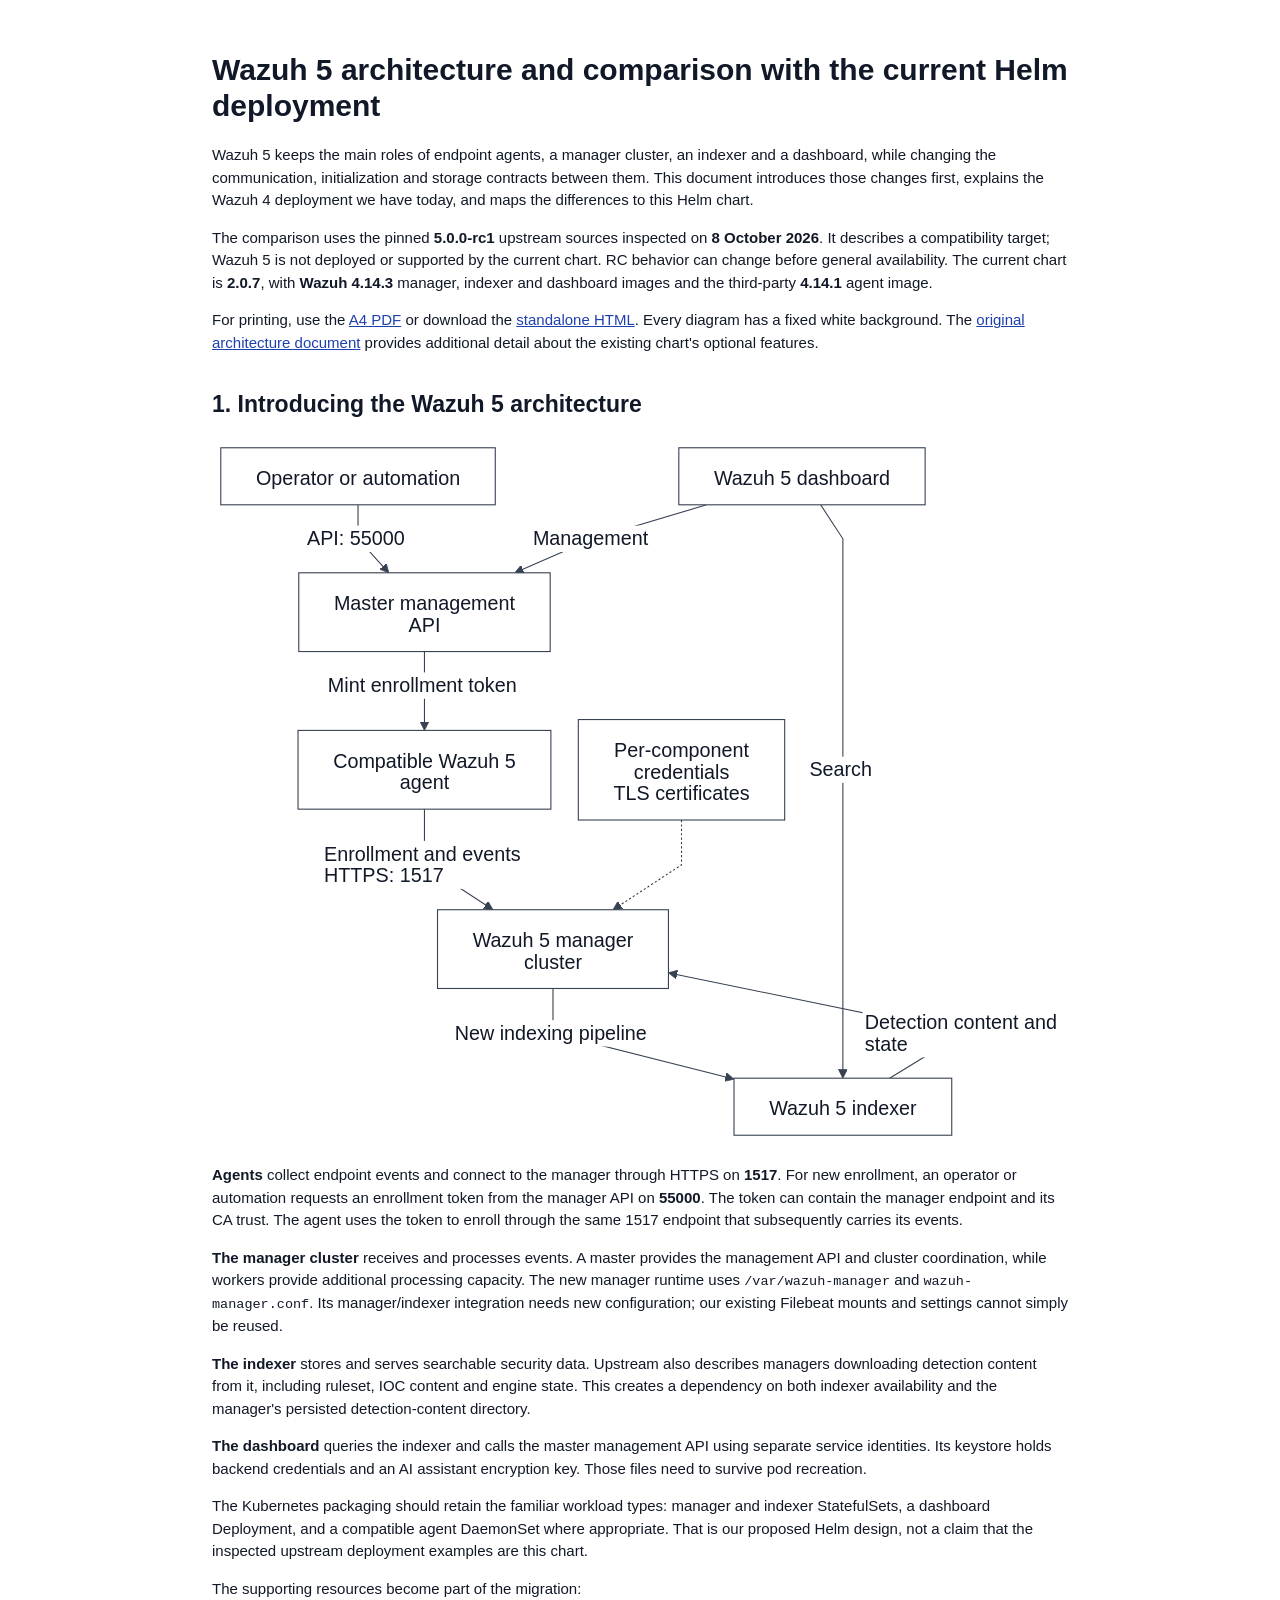
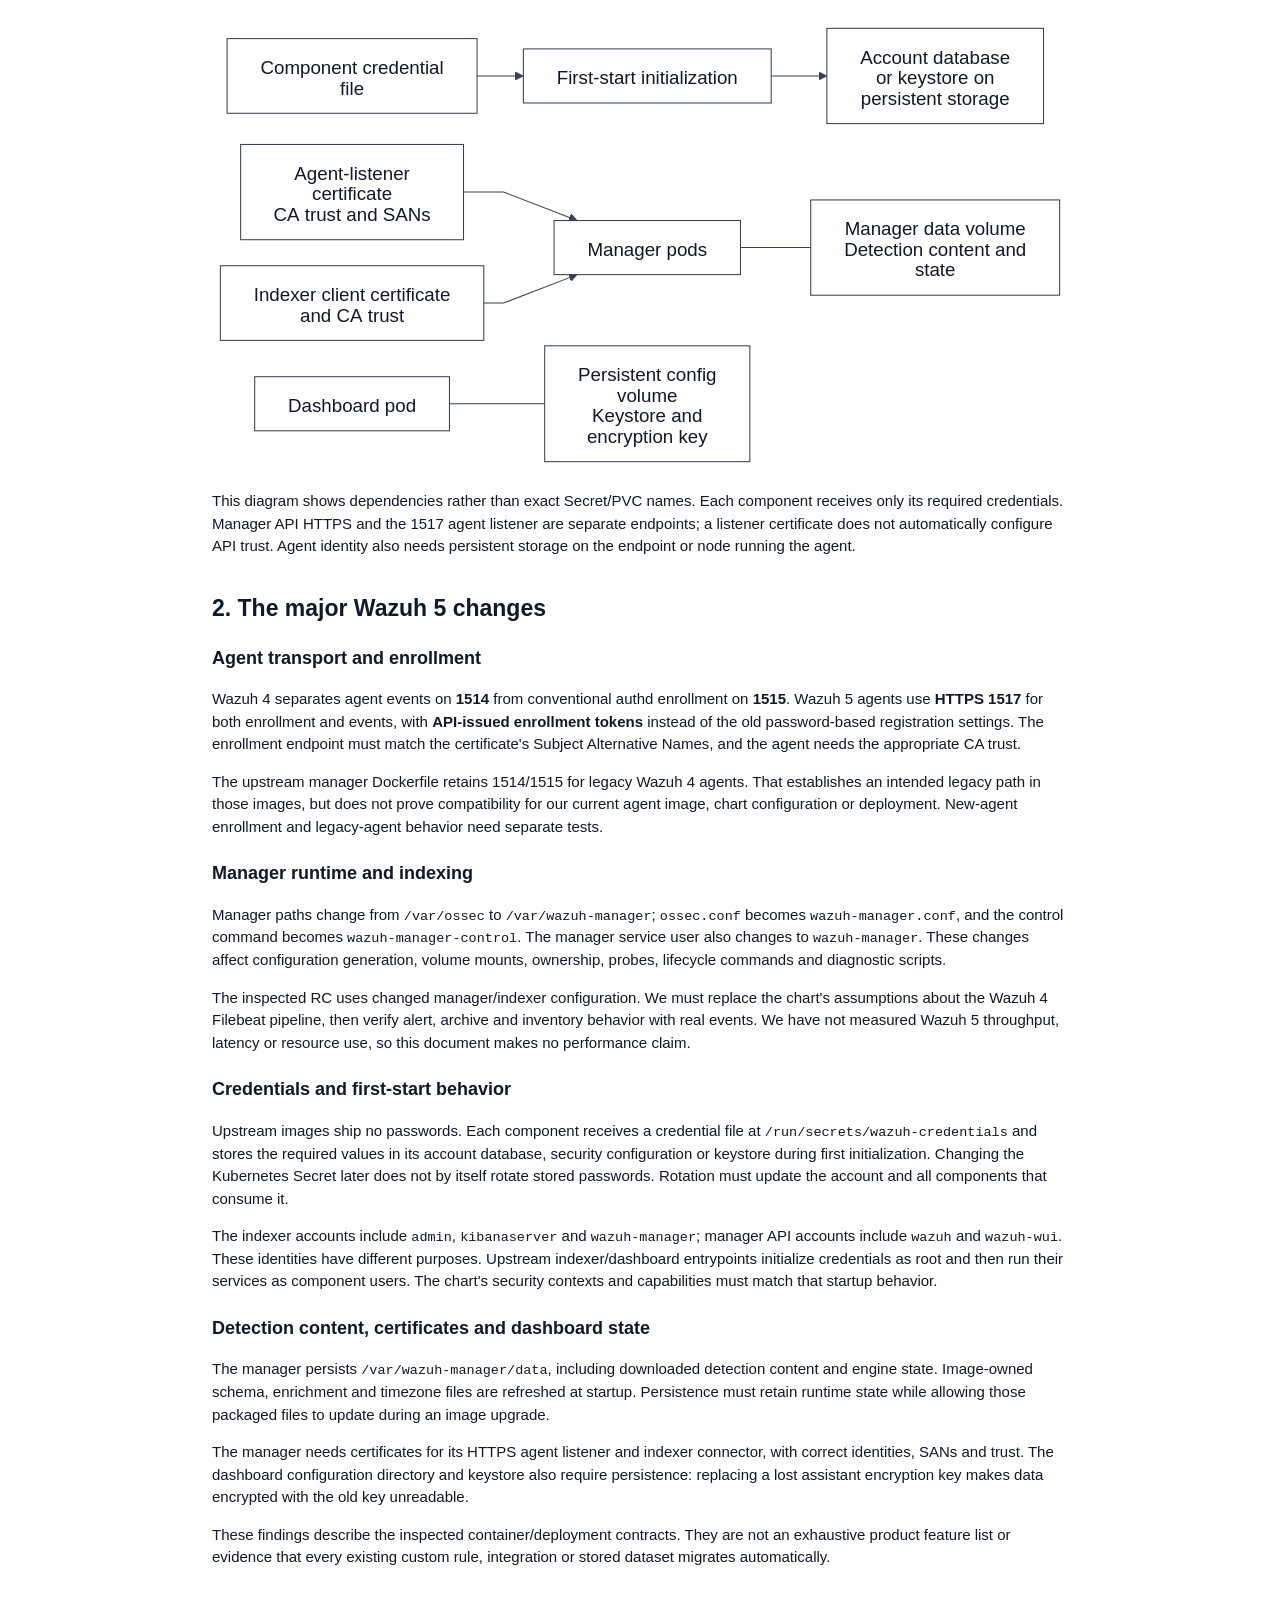
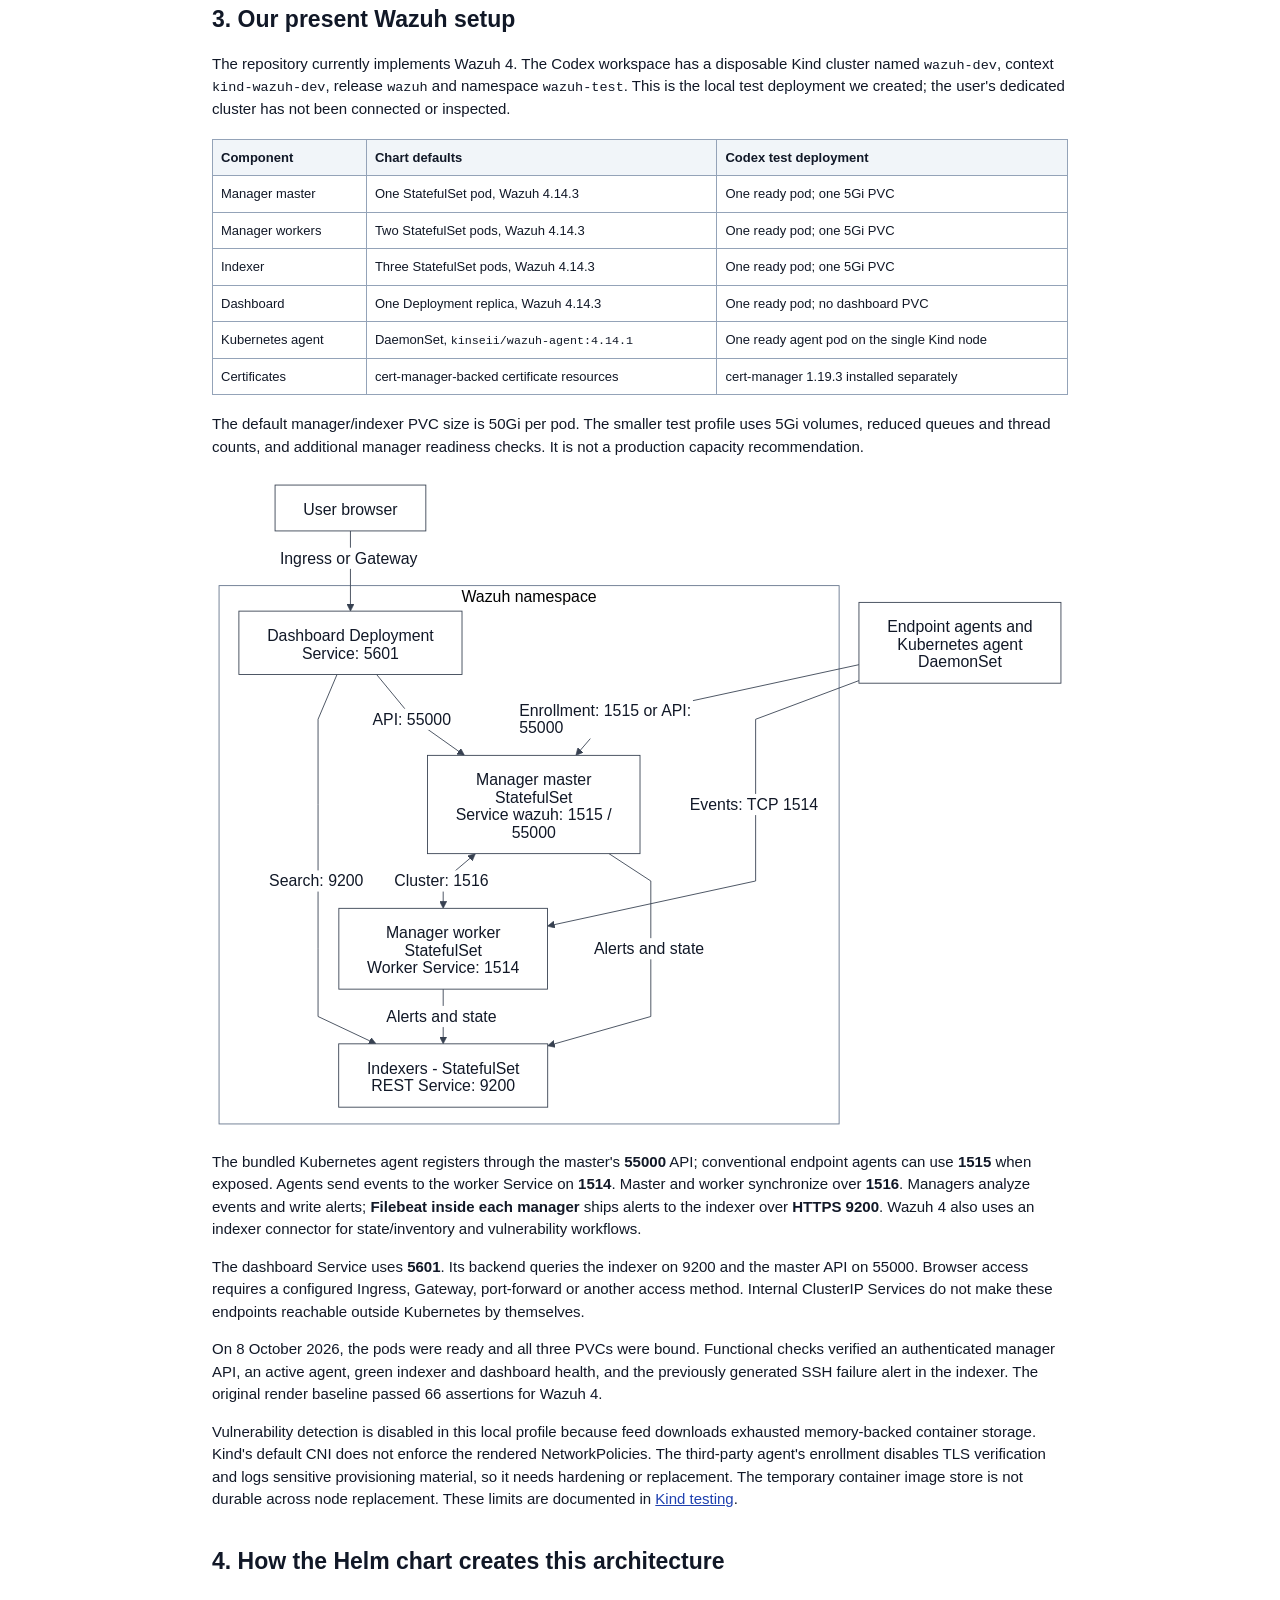
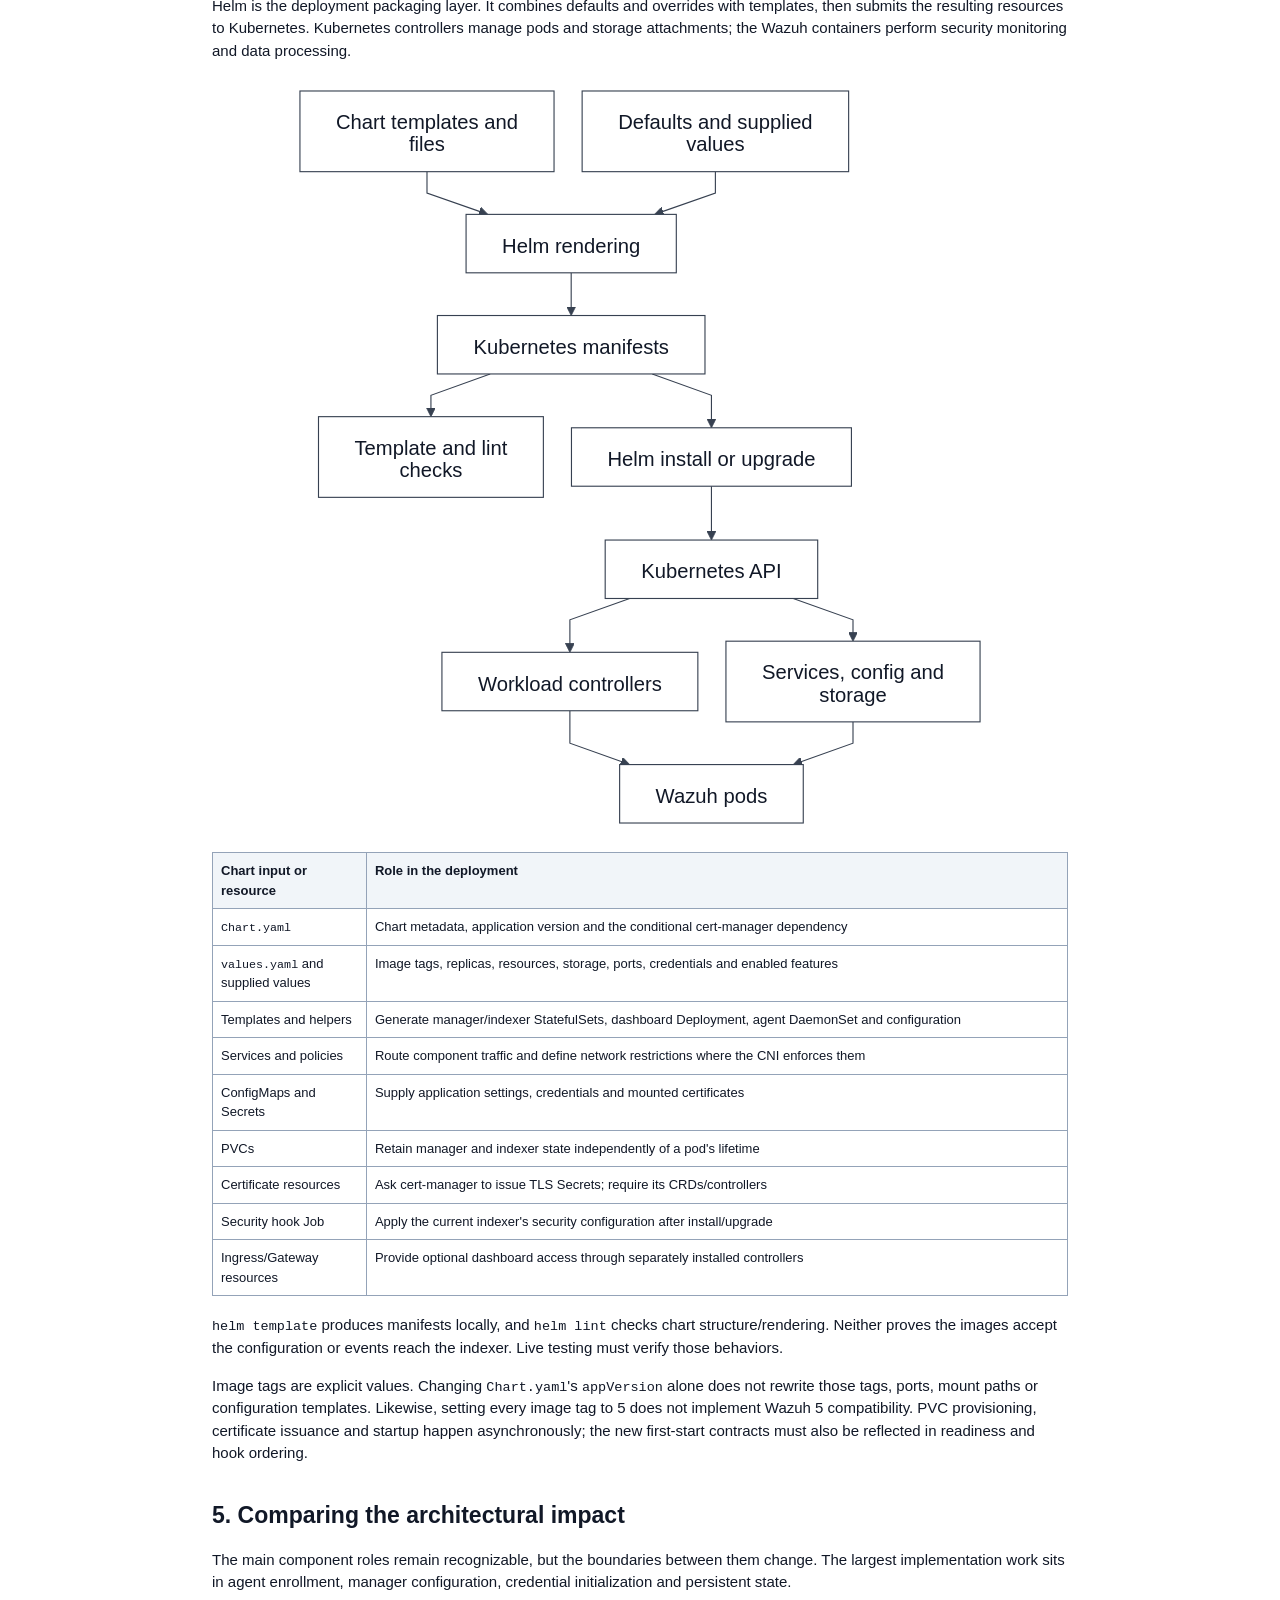
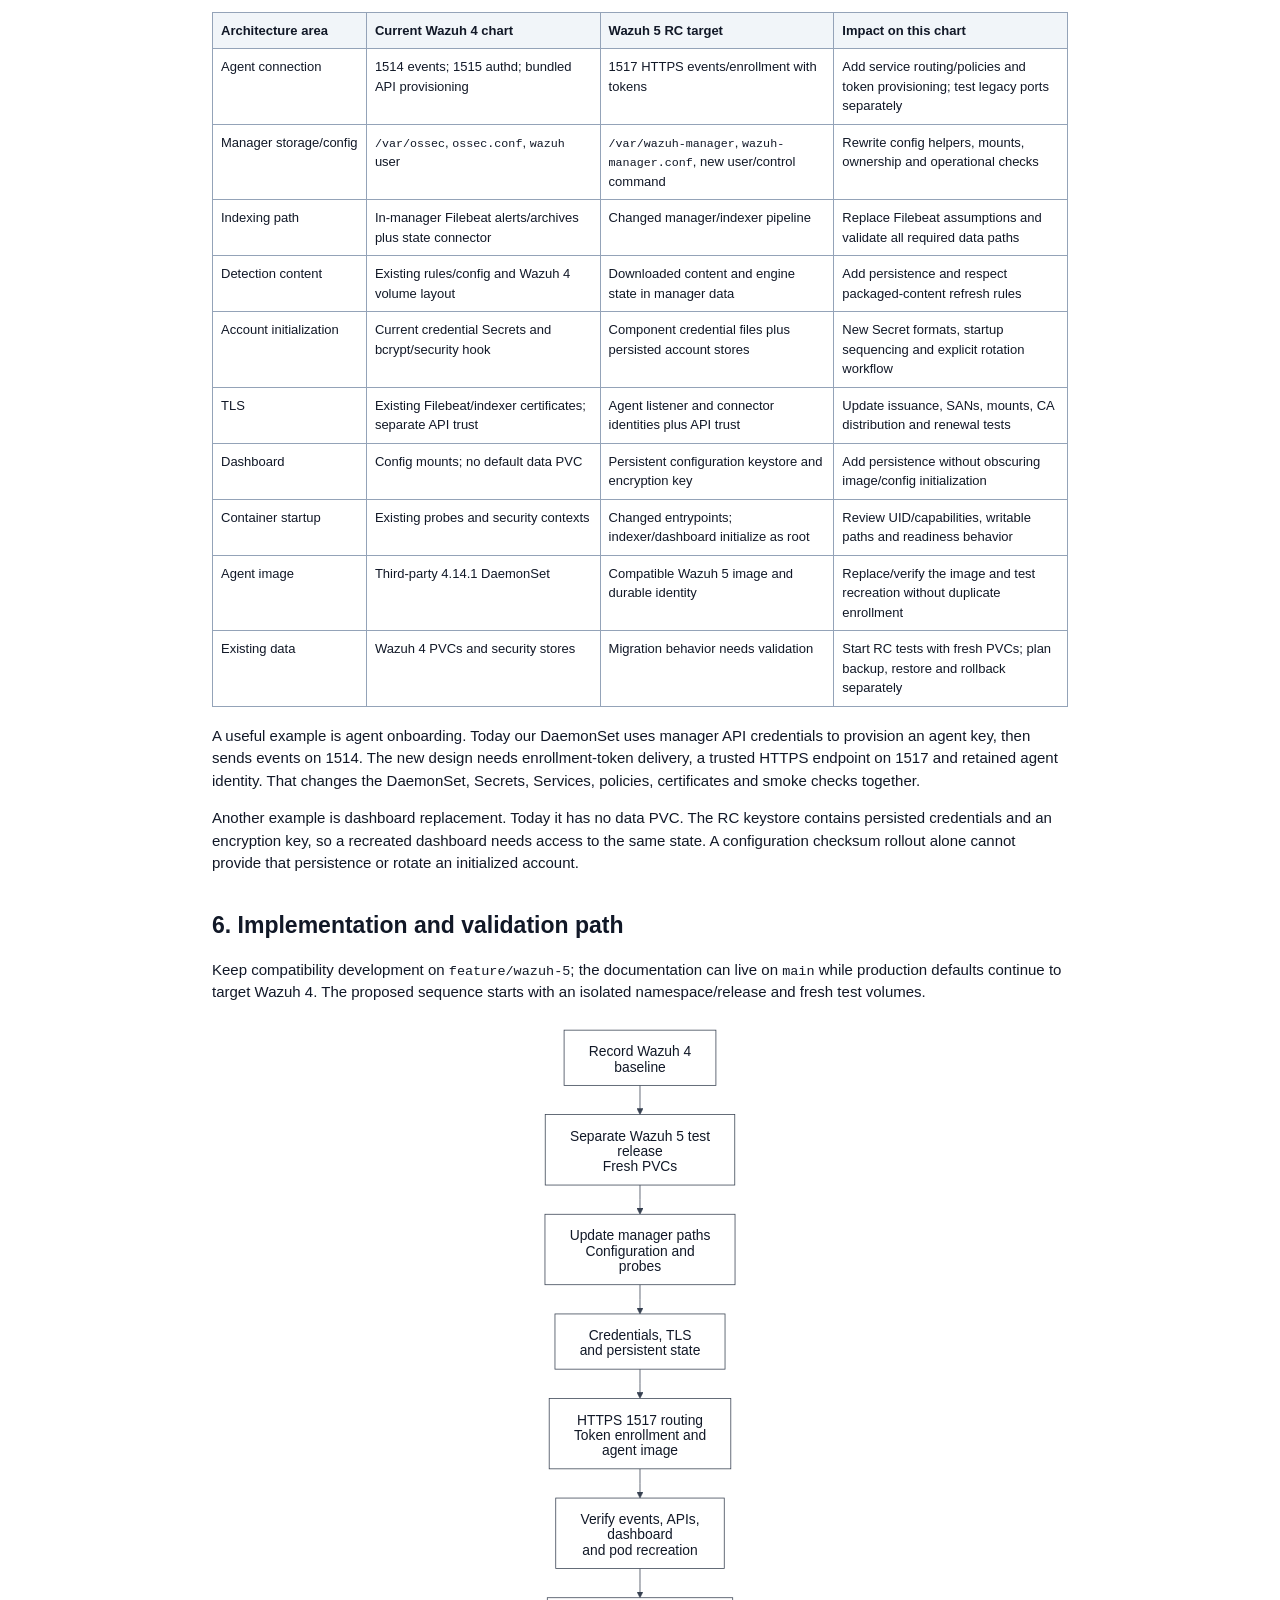
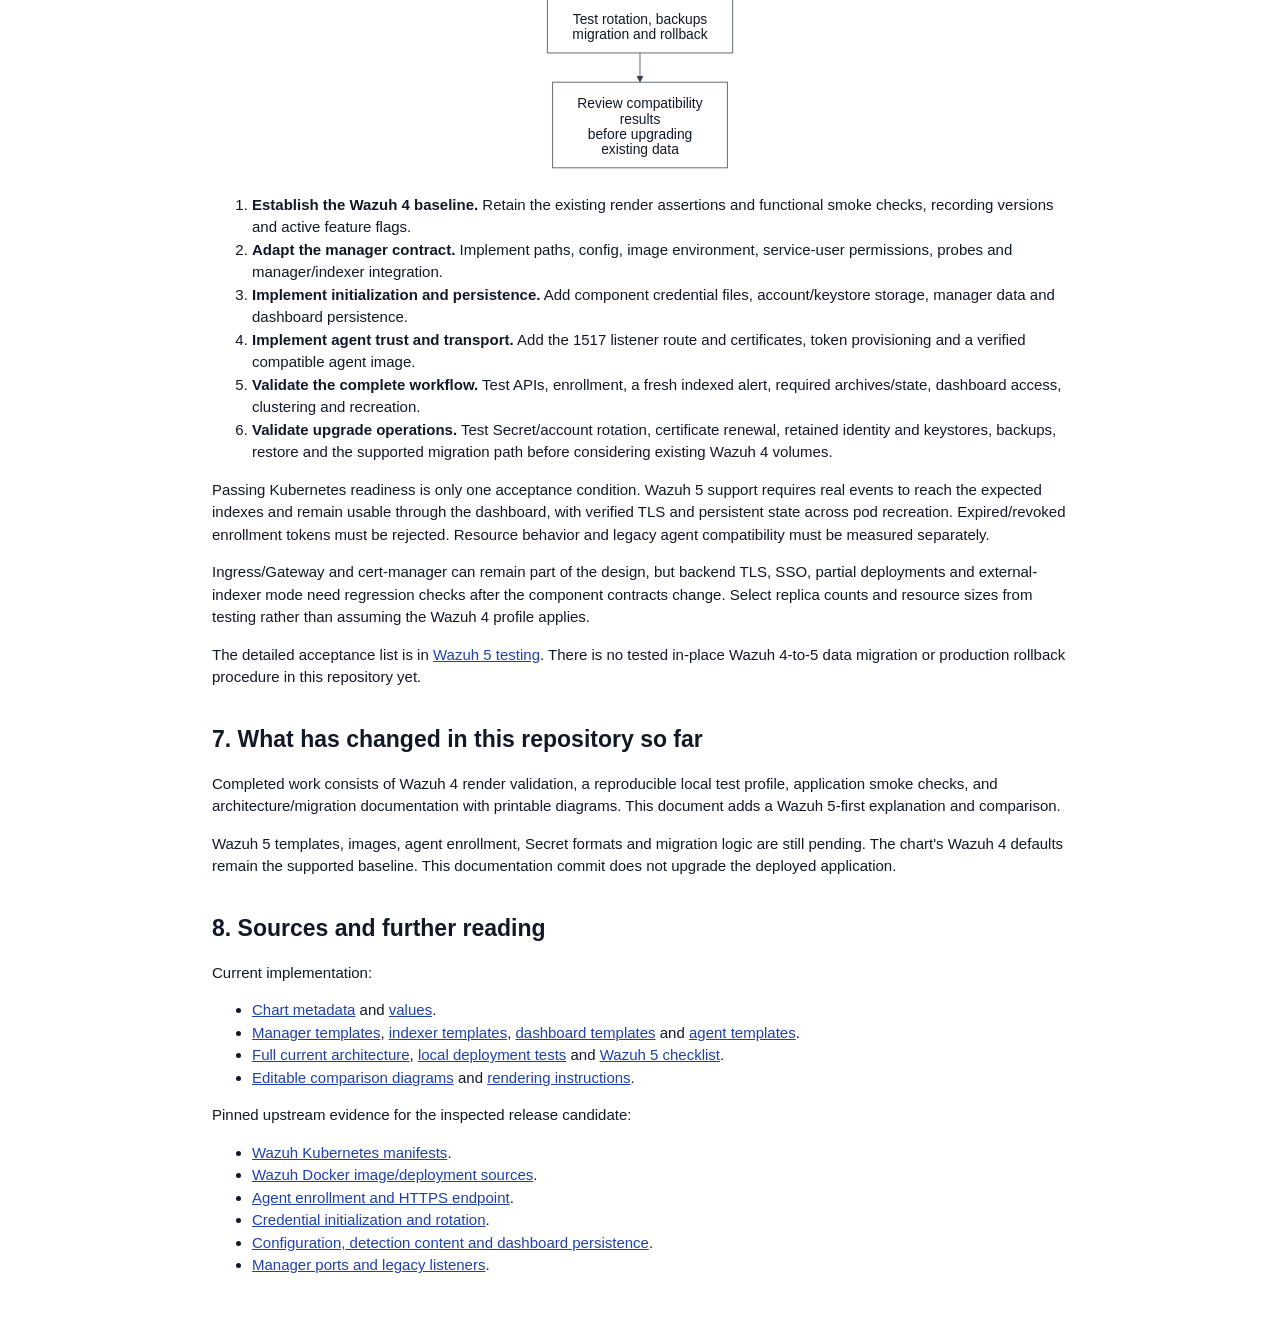
<file: docs/architecture-2-print.html>
<!doctype html>
<html lang="en"><head><meta charset="utf-8"><meta name="viewport" content="width=device-width, initial-scale=1"><meta name="color-scheme" content="light"><title>Wazuh 5 architecture and current deployment comparison</title><style>@page { size: A4; margin: 15mm 12mm 18mm; }
:root { color-scheme: light; }
* { box-sizing: border-box; }
html, body { background: #fff; color: #111827; }
body { margin: 0; font: 15px/1.5 Arial, Helvetica, sans-serif; }
main { max-width: 920px; margin: 0 auto; padding: 32px; }
h1 { font-size: 30px; line-height: 1.2; }
h2 { font-size: 23px; line-height: 1.25; margin-top: 36px; }
h3 { font-size: 18px; line-height: 1.3; margin-top: 24px; }
h1, h2, h3 { break-after: avoid; }
p, li { orphans: 3; widows: 3; }
a { color: #1e40af; text-decoration: underline; overflow-wrap: anywhere; }
code { font: 0.9em/1.4 Consolas, monospace; overflow-wrap: anywhere; }
svg, img { display: block; width: 100%; height: auto; max-height: 750px; margin: 20px auto; background: #fff; }
p:has(> svg), p:has(> img) { break-inside: avoid; }
table { width: 100%; border-collapse: collapse; font-size: 13px; margin: 18px 0; table-layout: fixed; }
th, td { border: 1px solid #94a3b8; padding: 8px; text-align: left; vertical-align: top; overflow-wrap: anywhere; }
th { background: #f1f5f9; color: #111827; }
tr { break-inside: avoid; }
thead { display: table-header-group; }
table th:first-child { width: 18%; }
@media print {
  html, body { background: #fff !important; color: #111827 !important; }
  body { font-size: 10.5pt; line-height: 1.42; }
  main { max-width: none; padding: 0; }
  h1 { font-size: 24pt; }
  h2 { break-before: page; margin-top: 0; font-size: 18pt; }
  h3 { font-size: 13pt; }
  svg, img { max-height: 175mm; margin: 4mm auto; }
  table { font-size: 9pt; }
  th, td { padding: 2mm; }
  a { color: #111827; }
}

@media print { main > h2:nth-last-of-type(-n+2) { break-before: auto; margin-top: 8mm; } }</style></head><body><main><h1
id="wazuh-5-architecture-and-comparison-with-the-current-helm-deployment">Wazuh
5 architecture and comparison with the current Helm deployment</h1>
<p>Wazuh 5 keeps the main roles of endpoint agents, a manager cluster,
an indexer and a dashboard, while changing the communication,
initialization and storage contracts between them. This document
introduces those changes first, explains the Wazuh 4 deployment we have
today, and maps the differences to this Helm chart.</p>
<p>The comparison uses the pinned <strong>5.0.0-rc1</strong> upstream
sources inspected on <strong>8 October 2026</strong>. It describes a
compatibility target; Wazuh 5 is not deployed or supported by the
current chart. RC behavior can change before general availability. The
current chart is <strong>2.0.7</strong>, with <strong>Wazuh
4.14.3</strong> manager, indexer and dashboard images and the
third-party <strong>4.14.1</strong> agent image.</p>
<p>For printing, use the <a href="https://github.com/HTHDOTCOM/wazuh-helm/blob/main/docs/architecture-2-print.pdf">A4 PDF</a>
or download the <a href="https://github.com/HTHDOTCOM/wazuh-helm/blob/main/docs/architecture-2-print.html">standalone HTML</a>.
Every diagram has a fixed white background. The <a
href="https://github.com/HTHDOTCOM/wazuh-helm/blob/main/docs/architecture.md">original architecture document</a> provides
additional detail about the existing chart's optional features.</p>
<h2 id="1-introducing-the-wazuh-5-architecture">1. Introducing the Wazuh
5 architecture</h2>
<p><img src="[data-uri]"
alt="Wazuh 5 application architecture: proposed compatibility target" /></p>
<p><strong>Agents</strong> collect endpoint events and connect to the
manager through HTTPS on <strong>1517</strong>. For new enrollment, an
operator or automation requests an enrollment token from the manager API
on <strong>55000</strong>. The token can contain the manager endpoint
and its CA trust. The agent uses the token to enroll through the same
1517 endpoint that subsequently carries its events.</p>
<p><strong>The manager cluster</strong> receives and processes events. A
master provides the management API and cluster coordination, while
workers provide additional processing capacity. The new manager runtime
uses <code>/var/wazuh-manager</code> and
<code>wazuh-manager.conf</code>. Its manager/indexer integration needs
new configuration; our existing Filebeat mounts and settings cannot
simply be reused.</p>
<p><strong>The indexer</strong> stores and serves searchable security
data. Upstream also describes managers downloading detection content
from it, including ruleset, IOC content and engine state. This creates a
dependency on both indexer availability and the manager's persisted
detection-content directory.</p>
<p><strong>The dashboard</strong> queries the indexer and calls the
master management API using separate service identities. Its keystore
holds backend credentials and an AI assistant encryption key. Those
files need to survive pod recreation.</p>
<p>The Kubernetes packaging should retain the familiar workload types:
manager and indexer StatefulSets, a dashboard Deployment, and a
compatible agent DaemonSet where appropriate. That is our proposed Helm
design, not a claim that the inspected upstream deployment examples are
this chart.</p>
<p>The supporting resources become part of the migration:</p>
<p><img src="[data-uri]"
alt="Proposed Wazuh 5 credential, certificate and storage resources" /></p>
<p>This diagram shows dependencies rather than exact Secret/PVC names.
Each component receives only its required credentials. Manager API HTTPS
and the 1517 agent listener are separate endpoints; a listener
certificate does not automatically configure API trust. Agent identity
also needs persistent storage on the endpoint or node running the
agent.</p>
<h2 id="2-the-major-wazuh-5-changes">2. The major Wazuh 5 changes</h2>
<h3 id="agent-transport-and-enrollment">Agent transport and
enrollment</h3>
<p>Wazuh 4 separates agent events on <strong>1514</strong> from
conventional authd enrollment on <strong>1515</strong>. Wazuh 5 agents
use <strong>HTTPS 1517</strong> for both enrollment and events, with
<strong>API-issued enrollment tokens</strong> instead of the old
password-based registration settings. The enrollment endpoint must match
the certificate's Subject Alternative Names, and the agent needs the
appropriate CA trust.</p>
<p>The upstream manager Dockerfile retains 1514/1515 for legacy Wazuh 4
agents. That establishes an intended legacy path in those images, but
does not prove compatibility for our current agent image, chart
configuration or deployment. New-agent enrollment and legacy-agent
behavior need separate tests.</p>
<h3 id="manager-runtime-and-indexing">Manager runtime and indexing</h3>
<p>Manager paths change from <code>/var/ossec</code> to
<code>/var/wazuh-manager</code>; <code>ossec.conf</code> becomes
<code>wazuh-manager.conf</code>, and the control command becomes
<code>wazuh-manager-control</code>. The manager service user also
changes to <code>wazuh-manager</code>. These changes affect
configuration generation, volume mounts, ownership, probes, lifecycle
commands and diagnostic scripts.</p>
<p>The inspected RC uses changed manager/indexer configuration. We must
replace the chart's assumptions about the Wazuh 4 Filebeat pipeline,
then verify alert, archive and inventory behavior with real events. We
have not measured Wazuh 5 throughput, latency or resource use, so this
document makes no performance claim.</p>
<h3 id="credentials-and-first-start-behavior">Credentials and
first-start behavior</h3>
<p>Upstream images ship no passwords. Each component receives a
credential file at <code>/run/secrets/wazuh-credentials</code> and
stores the required values in its account database, security
configuration or keystore during first initialization. Changing the
Kubernetes Secret later does not by itself rotate stored passwords.
Rotation must update the account and all components that consume it.</p>
<p>The indexer accounts include <code>admin</code>,
<code>kibanaserver</code> and <code>wazuh-manager</code>; manager API
accounts include <code>wazuh</code> and <code>wazuh-wui</code>. These
identities have different purposes. Upstream indexer/dashboard
entrypoints initialize credentials as root and then run their services
as component users. The chart's security contexts and capabilities must
match that startup behavior.</p>
<h3 id="detection-content-certificates-and-dashboard-state">Detection
content, certificates and dashboard state</h3>
<p>The manager persists <code>/var/wazuh-manager/data</code>, including
downloaded detection content and engine state. Image-owned schema,
enrichment and timezone files are refreshed at startup. Persistence must
retain runtime state while allowing those packaged files to update
during an image upgrade.</p>
<p>The manager needs certificates for its HTTPS agent listener and
indexer connector, with correct identities, SANs and trust. The
dashboard configuration directory and keystore also require persistence:
replacing a lost assistant encryption key makes data encrypted with the
old key unreadable.</p>
<p>These findings describe the inspected container/deployment contracts.
They are not an exhaustive product feature list or evidence that every
existing custom rule, integration or stored dataset migrates
automatically.</p>
<h2 id="3-our-present-wazuh-setup">3. Our present Wazuh setup</h2>
<p>The repository currently implements Wazuh 4. The Codex workspace has
a disposable Kind cluster named <code>wazuh-dev</code>, context
<code>kind-wazuh-dev</code>, release <code>wazuh</code> and namespace
<code>wazuh-test</code>. This is the local test deployment we created;
the user's dedicated cluster has not been connected or inspected.</p>
<table>
<thead>
<tr class="header">
<th>Component</th>
<th>Chart defaults</th>
<th>Codex test deployment</th>
</tr>
</thead>
<tbody>
<tr class="odd">
<td>Manager master</td>
<td>One StatefulSet pod, Wazuh 4.14.3</td>
<td>One ready pod; one 5Gi PVC</td>
</tr>
<tr class="even">
<td>Manager workers</td>
<td>Two StatefulSet pods, Wazuh 4.14.3</td>
<td>One ready pod; one 5Gi PVC</td>
</tr>
<tr class="odd">
<td>Indexer</td>
<td>Three StatefulSet pods, Wazuh 4.14.3</td>
<td>One ready pod; one 5Gi PVC</td>
</tr>
<tr class="even">
<td>Dashboard</td>
<td>One Deployment replica, Wazuh 4.14.3</td>
<td>One ready pod; no dashboard PVC</td>
</tr>
<tr class="odd">
<td>Kubernetes agent</td>
<td>DaemonSet, <code>kinseii/wazuh-agent:4.14.1</code></td>
<td>One ready agent pod on the single Kind node</td>
</tr>
<tr class="even">
<td>Certificates</td>
<td>cert-manager-backed certificate resources</td>
<td>cert-manager 1.19.3 installed separately</td>
</tr>
</tbody>
</table>
<p>The default manager/indexer PVC size is 50Gi per pod. The smaller
test profile uses 5Gi volumes, reduced queues and thread counts, and
additional manager readiness checks. It is not a production capacity
recommendation.</p>
<p><img src="[data-uri]"
alt="Current Wazuh 4 application traffic" /></p>
<p>The bundled Kubernetes agent registers through the master's
<strong>55000</strong> API; conventional endpoint agents can use
<strong>1515</strong> when exposed. Agents send events to the worker
Service on <strong>1514</strong>. Master and worker synchronize over
<strong>1516</strong>. Managers analyze events and write alerts;
<strong>Filebeat inside each manager</strong> ships alerts to the
indexer over <strong>HTTPS 9200</strong>. Wazuh 4 also uses an indexer
connector for state/inventory and vulnerability workflows.</p>
<p>The dashboard Service uses <strong>5601</strong>. Its backend queries
the indexer on 9200 and the master API on 55000. Browser access requires
a configured Ingress, Gateway, port-forward or another access method.
Internal ClusterIP Services do not make these endpoints reachable
outside Kubernetes by themselves.</p>
<p>On 8 October 2026, the pods were ready and all three PVCs were bound.
Functional checks verified an authenticated manager API, an active
agent, green indexer and dashboard health, and the previously generated
SSH failure alert in the indexer. The original render baseline passed 66
assertions for Wazuh 4.</p>
<p>Vulnerability detection is disabled in this local profile because
feed downloads exhausted memory-backed container storage. Kind's default
CNI does not enforce the rendered NetworkPolicies. The third-party
agent's enrollment disables TLS verification and logs sensitive
provisioning material, so it needs hardening or replacement. The
temporary container image store is not durable across node replacement.
These limits are documented in <a href="https://github.com/HTHDOTCOM/wazuh-helm/blob/main/docs/kind-testing.md">Kind
testing</a>.</p>
<h2 id="4-how-the-helm-chart-creates-this-architecture">4. How the Helm
chart creates this architecture</h2>
<p>Helm is the deployment packaging layer. It combines defaults and
overrides with templates, then submits the resulting resources to
Kubernetes. Kubernetes controllers manage pods and storage attachments;
the Wazuh containers perform security monitoring and data
processing.</p>
<p><img src="[data-uri]"
alt="How chart values become Kubernetes resources" /></p>
<table>
<thead>
<tr class="header">
<th>Chart input or resource</th>
<th>Role in the deployment</th>
</tr>
</thead>
<tbody>
<tr class="odd">
<td><code>Chart.yaml</code></td>
<td>Chart metadata, application version and the conditional cert-manager
dependency</td>
</tr>
<tr class="even">
<td><code>values.yaml</code> and supplied values</td>
<td>Image tags, replicas, resources, storage, ports, credentials and
enabled features</td>
</tr>
<tr class="odd">
<td>Templates and helpers</td>
<td>Generate manager/indexer StatefulSets, dashboard Deployment, agent
DaemonSet and configuration</td>
</tr>
<tr class="even">
<td>Services and policies</td>
<td>Route component traffic and define network restrictions where the
CNI enforces them</td>
</tr>
<tr class="odd">
<td>ConfigMaps and Secrets</td>
<td>Supply application settings, credentials and mounted
certificates</td>
</tr>
<tr class="even">
<td>PVCs</td>
<td>Retain manager and indexer state independently of a pod's
lifetime</td>
</tr>
<tr class="odd">
<td>Certificate resources</td>
<td>Ask cert-manager to issue TLS Secrets; require its
CRDs/controllers</td>
</tr>
<tr class="even">
<td>Security hook Job</td>
<td>Apply the current indexer's security configuration after
install/upgrade</td>
</tr>
<tr class="odd">
<td>Ingress/Gateway resources</td>
<td>Provide optional dashboard access through separately installed
controllers</td>
</tr>
</tbody>
</table>
<p><code>helm template</code> produces manifests locally, and
<code>helm lint</code> checks chart structure/rendering. Neither proves
the images accept the configuration or events reach the indexer. Live
testing must verify those behaviors.</p>
<p>Image tags are explicit values. Changing <code>Chart.yaml</code>'s
<code>appVersion</code> alone does not rewrite those tags, ports, mount
paths or configuration templates. Likewise, setting every image tag to 5
does not implement Wazuh 5 compatibility. PVC provisioning, certificate
issuance and startup happen asynchronously; the new first-start
contracts must also be reflected in readiness and hook ordering.</p>
<h2 id="5-comparing-the-architectural-impact">5. Comparing the
architectural impact</h2>
<p>The main component roles remain recognizable, but the boundaries
between them change. The largest implementation work sits in agent
enrollment, manager configuration, credential initialization and
persistent state.</p>
<table>
<thead>
<tr class="header">
<th>Architecture area</th>
<th>Current Wazuh 4 chart</th>
<th>Wazuh 5 RC target</th>
<th>Impact on this chart</th>
</tr>
</thead>
<tbody>
<tr class="odd">
<td>Agent connection</td>
<td>1514 events; 1515 authd; bundled API provisioning</td>
<td>1517 HTTPS events/enrollment with tokens</td>
<td>Add service routing/policies and token provisioning; test legacy
ports separately</td>
</tr>
<tr class="even">
<td>Manager storage/config</td>
<td><code>/var/ossec</code>, <code>ossec.conf</code>, <code>wazuh</code>
user</td>
<td><code>/var/wazuh-manager</code>, <code>wazuh-manager.conf</code>,
new user/control command</td>
<td>Rewrite config helpers, mounts, ownership and operational
checks</td>
</tr>
<tr class="odd">
<td>Indexing path</td>
<td>In-manager Filebeat alerts/archives plus state connector</td>
<td>Changed manager/indexer pipeline</td>
<td>Replace Filebeat assumptions and validate all required data
paths</td>
</tr>
<tr class="even">
<td>Detection content</td>
<td>Existing rules/config and Wazuh 4 volume layout</td>
<td>Downloaded content and engine state in manager data</td>
<td>Add persistence and respect packaged-content refresh rules</td>
</tr>
<tr class="odd">
<td>Account initialization</td>
<td>Current credential Secrets and bcrypt/security hook</td>
<td>Component credential files plus persisted account stores</td>
<td>New Secret formats, startup sequencing and explicit rotation
workflow</td>
</tr>
<tr class="even">
<td>TLS</td>
<td>Existing Filebeat/indexer certificates; separate API trust</td>
<td>Agent listener and connector identities plus API trust</td>
<td>Update issuance, SANs, mounts, CA distribution and renewal
tests</td>
</tr>
<tr class="odd">
<td>Dashboard</td>
<td>Config mounts; no default data PVC</td>
<td>Persistent configuration keystore and encryption key</td>
<td>Add persistence without obscuring image/config initialization</td>
</tr>
<tr class="even">
<td>Container startup</td>
<td>Existing probes and security contexts</td>
<td>Changed entrypoints; indexer/dashboard initialize as root</td>
<td>Review UID/capabilities, writable paths and readiness behavior</td>
</tr>
<tr class="odd">
<td>Agent image</td>
<td>Third-party 4.14.1 DaemonSet</td>
<td>Compatible Wazuh 5 image and durable identity</td>
<td>Replace/verify the image and test recreation without duplicate
enrollment</td>
</tr>
<tr class="even">
<td>Existing data</td>
<td>Wazuh 4 PVCs and security stores</td>
<td>Migration behavior needs validation</td>
<td>Start RC tests with fresh PVCs; plan backup, restore and rollback
separately</td>
</tr>
</tbody>
</table>
<p>A useful example is agent onboarding. Today our DaemonSet uses
manager API credentials to provision an agent key, then sends events on
1514. The new design needs enrollment-token delivery, a trusted HTTPS
endpoint on 1517 and retained agent identity. That changes the
DaemonSet, Secrets, Services, policies, certificates and smoke checks
together.</p>
<p>Another example is dashboard replacement. Today it has no data PVC.
The RC keystore contains persisted credentials and an encryption key, so
a recreated dashboard needs access to the same state. A configuration
checksum rollout alone cannot provide that persistence or rotate an
initialized account.</p>
<h2 id="6-implementation-and-validation-path">6. Implementation and
validation path</h2>
<p>Keep compatibility development on <code>feature/wazuh-5</code>; the
documentation can live on <code>main</code> while production defaults
continue to target Wazuh 4. The proposed sequence starts with an
isolated namespace/release and fresh test volumes.</p>
<p><img src="[data-uri]"
alt="Planned Wazuh 5 chart implementation and validation stages" /></p>
<ol type="1">
<li><strong>Establish the Wazuh 4 baseline.</strong> Retain the existing
render assertions and functional smoke checks, recording versions and
active feature flags.</li>
<li><strong>Adapt the manager contract.</strong> Implement paths,
config, image environment, service-user permissions, probes and
manager/indexer integration.</li>
<li><strong>Implement initialization and persistence.</strong> Add
component credential files, account/keystore storage, manager data and
dashboard persistence.</li>
<li><strong>Implement agent trust and transport.</strong> Add the 1517
listener route and certificates, token provisioning and a verified
compatible agent image.</li>
<li><strong>Validate the complete workflow.</strong> Test APIs,
enrollment, a fresh indexed alert, required archives/state, dashboard
access, clustering and recreation.</li>
<li><strong>Validate upgrade operations.</strong> Test Secret/account
rotation, certificate renewal, retained identity and keystores, backups,
restore and the supported migration path before considering existing
Wazuh 4 volumes.</li>
</ol>
<p>Passing Kubernetes readiness is only one acceptance condition. Wazuh
5 support requires real events to reach the expected indexes and remain
usable through the dashboard, with verified TLS and persistent state
across pod recreation. Expired/revoked enrollment tokens must be
rejected. Resource behavior and legacy agent compatibility must be
measured separately.</p>
<p>Ingress/Gateway and cert-manager can remain part of the design, but
backend TLS, SSO, partial deployments and external-indexer mode need
regression checks after the component contracts change. Select replica
counts and resource sizes from testing rather than assuming the Wazuh 4
profile applies.</p>
<p>The detailed acceptance list is in <a href="https://github.com/HTHDOTCOM/wazuh-helm/blob/main/docs/wazuh-5-testing.md">Wazuh
5 testing</a>. There is no tested in-place Wazuh 4-to-5 data migration
or production rollback procedure in this repository yet.</p>
<h2 id="7-what-has-changed-in-this-repository-so-far">7. What has
changed in this repository so far</h2>
<p>Completed work consists of Wazuh 4 render validation, a reproducible
local test profile, application smoke checks, and architecture/migration
documentation with printable diagrams. This document adds a Wazuh
5-first explanation and comparison.</p>
<p>Wazuh 5 templates, images, agent enrollment, Secret formats and
migration logic are still pending. The chart's Wazuh 4 defaults remain
the supported baseline. This documentation commit does not upgrade the
deployed application.</p>
<h2 id="8-sources-and-further-reading">8. Sources and further
reading</h2>
<p>Current implementation:</p>
<ul>
<li><a href="https://github.com/HTHDOTCOM/wazuh-helm/blob/main/charts/wazuh/Chart.yaml">Chart metadata</a> and <a
href="https://github.com/HTHDOTCOM/wazuh-helm/blob/main/charts/wazuh/values.yaml">values</a>.</li>
<li><a href="https://github.com/HTHDOTCOM/wazuh-helm/blob/main/charts/wazuh/templates/manager">Manager templates</a>,
<a href="https://github.com/HTHDOTCOM/wazuh-helm/blob/main/charts/wazuh/templates/indexer">indexer templates</a>, <a
href="https://github.com/HTHDOTCOM/wazuh-helm/blob/main/charts/wazuh/templates/dashboard">dashboard templates</a> and
<a href="https://github.com/HTHDOTCOM/wazuh-helm/blob/main/charts/wazuh/templates/agent">agent templates</a>.</li>
<li><a href="https://github.com/HTHDOTCOM/wazuh-helm/blob/main/docs/architecture.md">Full current architecture</a>, <a
href="https://github.com/HTHDOTCOM/wazuh-helm/blob/main/docs/kind-testing.md">local deployment tests</a> and <a
href="https://github.com/HTHDOTCOM/wazuh-helm/blob/main/docs/wazuh-5-testing.md">Wazuh 5 checklist</a>.</li>
<li><a href="https://github.com/HTHDOTCOM/wazuh-helm/blob/main/docs/diagrams/architecture-2">Editable comparison diagrams</a>
and <a href="https://github.com/HTHDOTCOM/wazuh-helm/blob/main/docs/architecture-printing.md">rendering instructions</a>.</li>
</ul>
<p>Pinned upstream evidence for the inspected release candidate:</p>
<ul>
<li><a
href="https://github.com/wazuh/wazuh-kubernetes/tree/b85e6869db2db81e77fb2a302a887c03a4db7fe0">Wazuh
Kubernetes manifests</a>.</li>
<li><a
href="https://github.com/wazuh/wazuh-docker/tree/29a8d75c7fe8fe54fde1c4dba4fa6a9e22d29548">Wazuh
Docker image/deployment sources</a>.</li>
<li><a
href="https://github.com/wazuh/wazuh-docker/blob/29a8d75c7fe8fe54fde1c4dba4fa6a9e22d29548/docs/ref/getting-started/deployment/wazuh-agent.md">Agent
enrollment and HTTPS endpoint</a>.</li>
<li><a
href="https://github.com/wazuh/wazuh-docker/blob/29a8d75c7fe8fe54fde1c4dba4fa6a9e22d29548/docs/ref/credentials.md">Credential
initialization and rotation</a>.</li>
<li><a
href="https://github.com/wazuh/wazuh-docker/blob/29a8d75c7fe8fe54fde1c4dba4fa6a9e22d29548/docs/ref/configuration/configuration-files.md">Configuration,
detection content and dashboard persistence</a>.</li>
<li><a
href="https://github.com/wazuh/wazuh-docker/blob/29a8d75c7fe8fe54fde1c4dba4fa6a9e22d29548/build-docker-images/wazuh-manager/Dockerfile">Manager
ports and legacy listeners</a>.</li>
</ul>
</main></body></html>
</file>
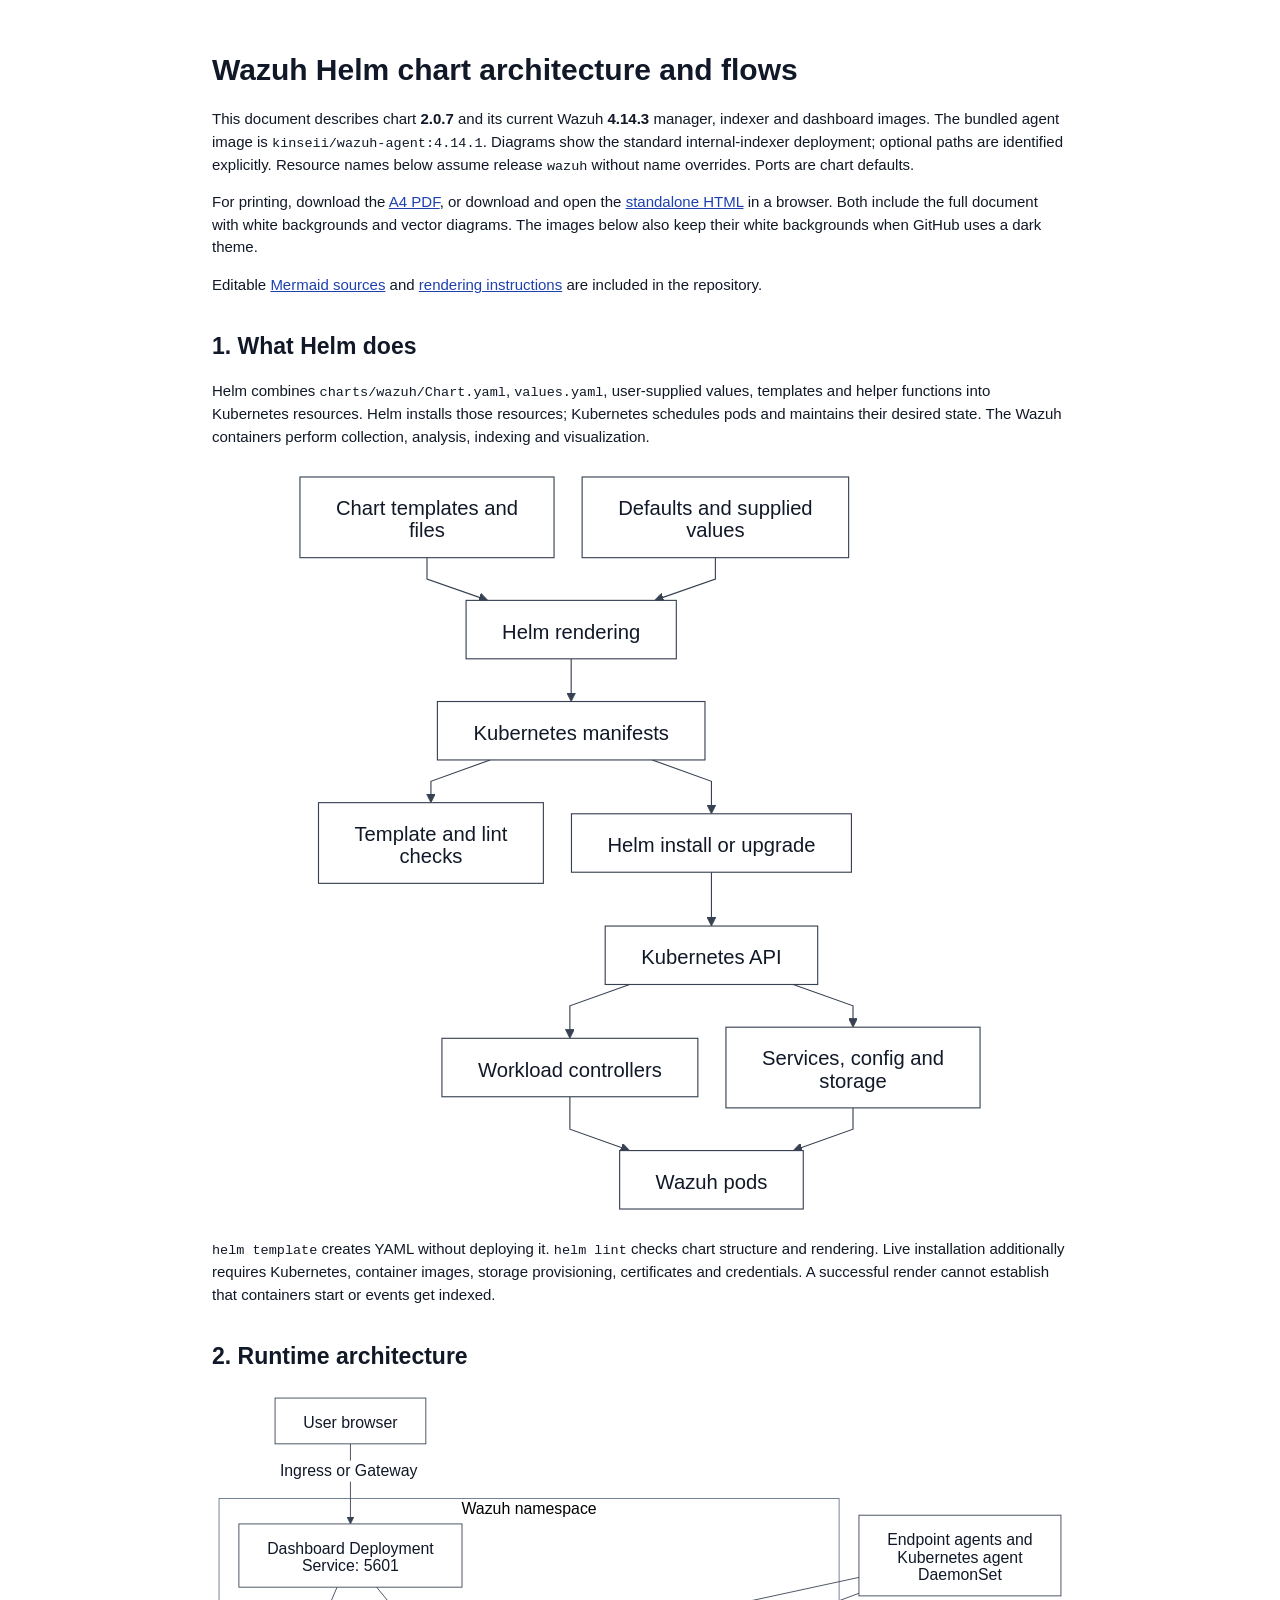
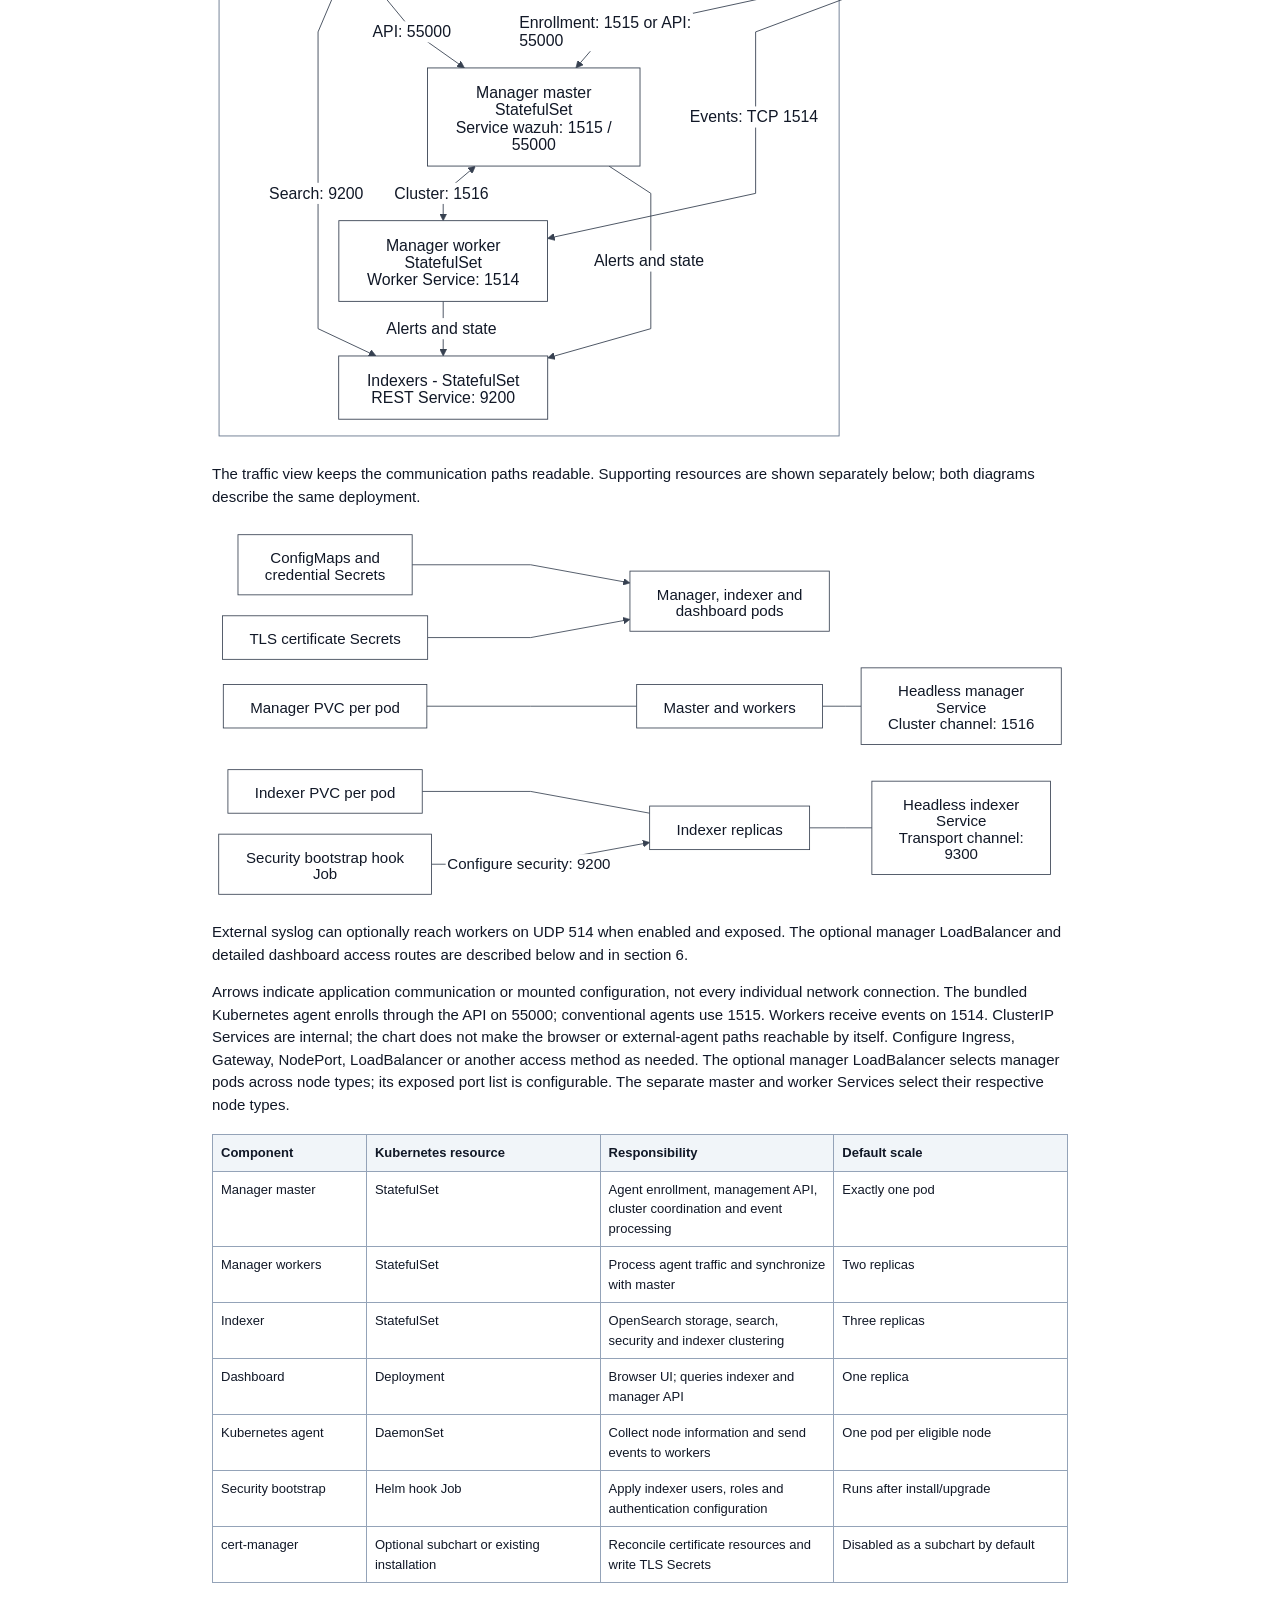
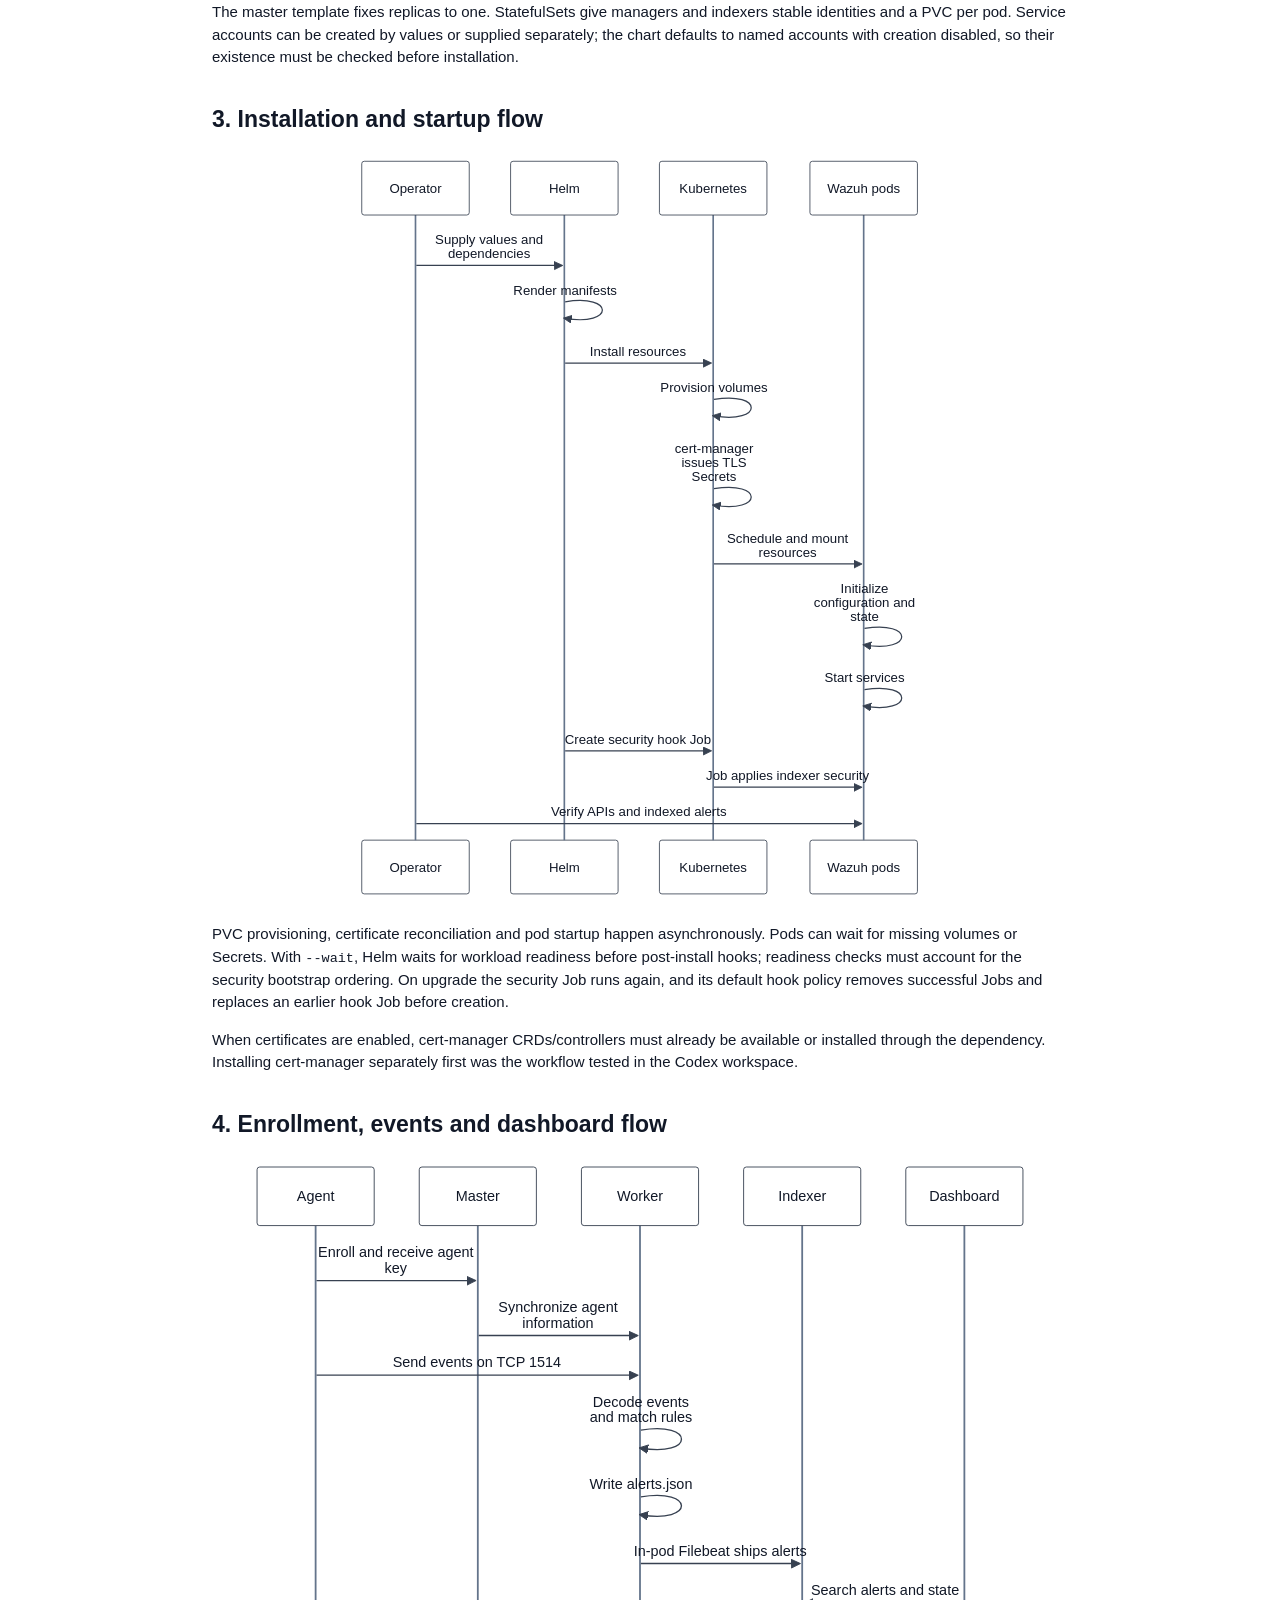
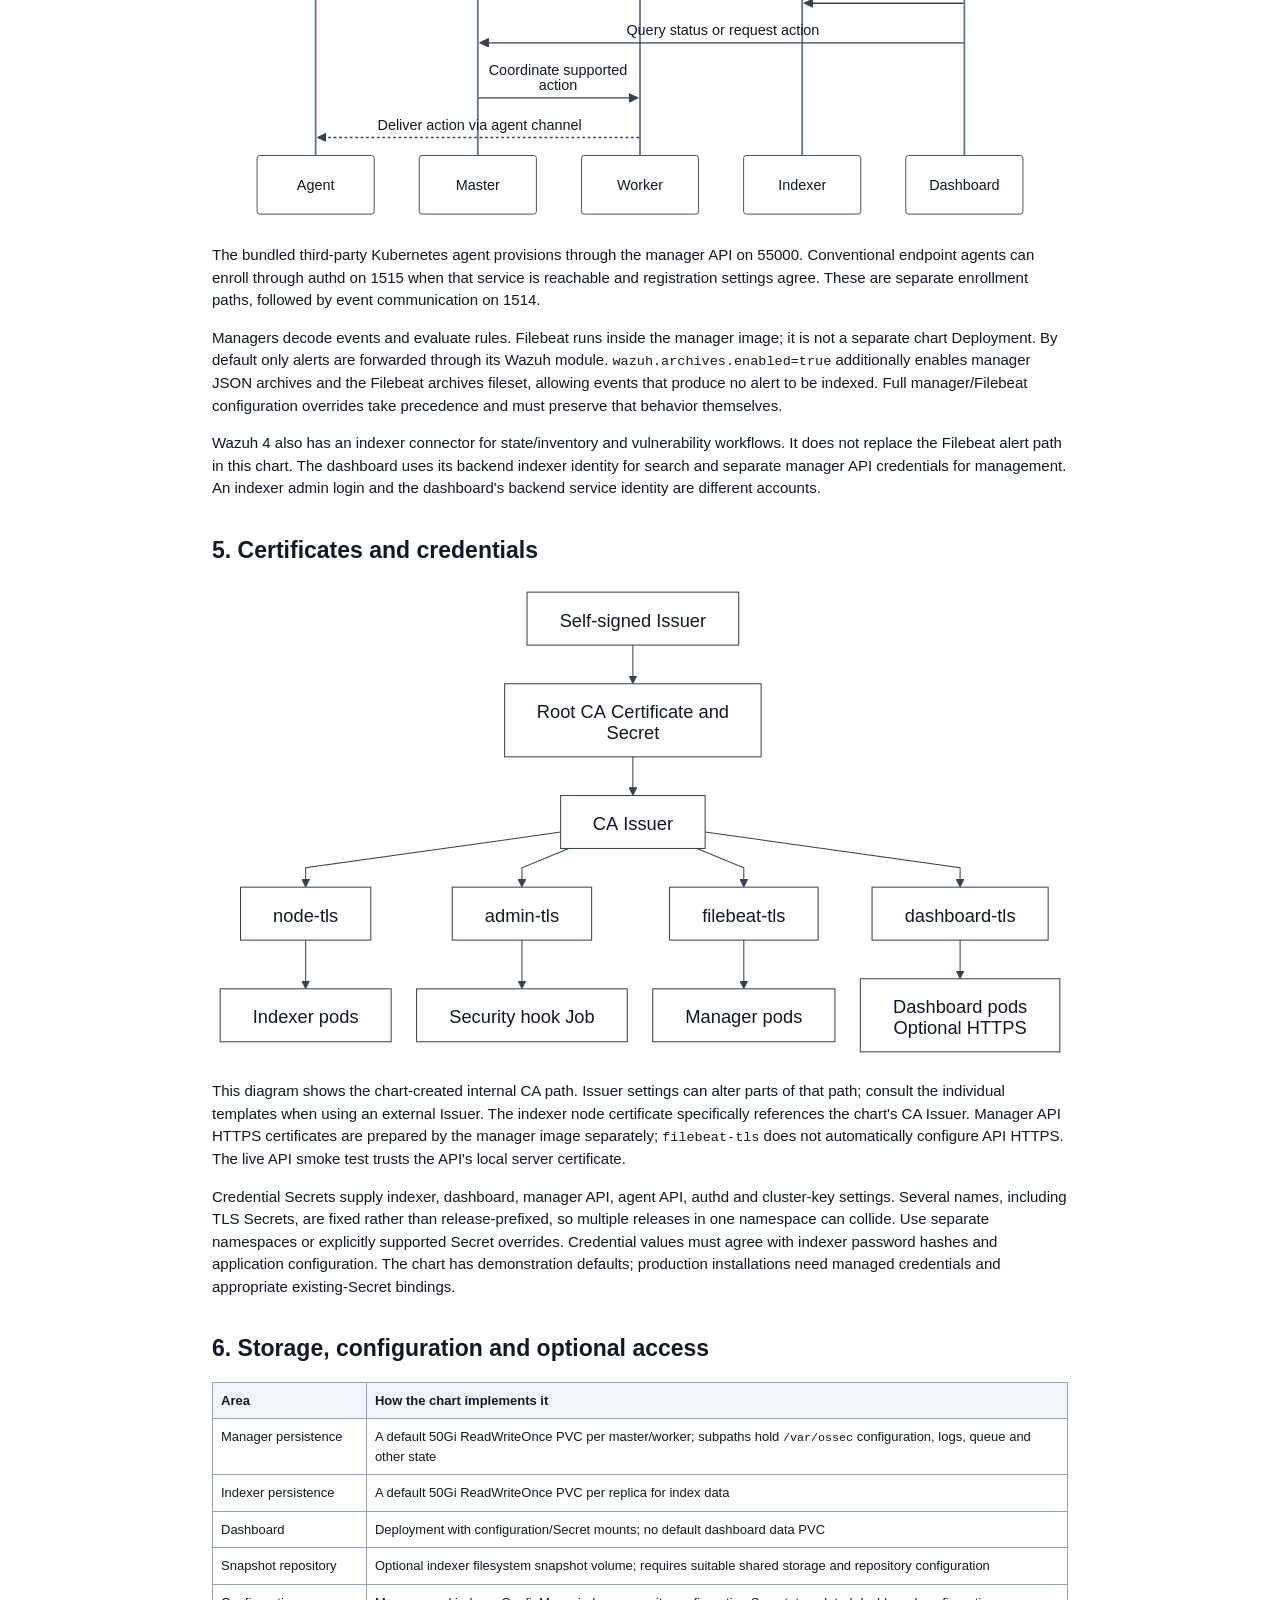
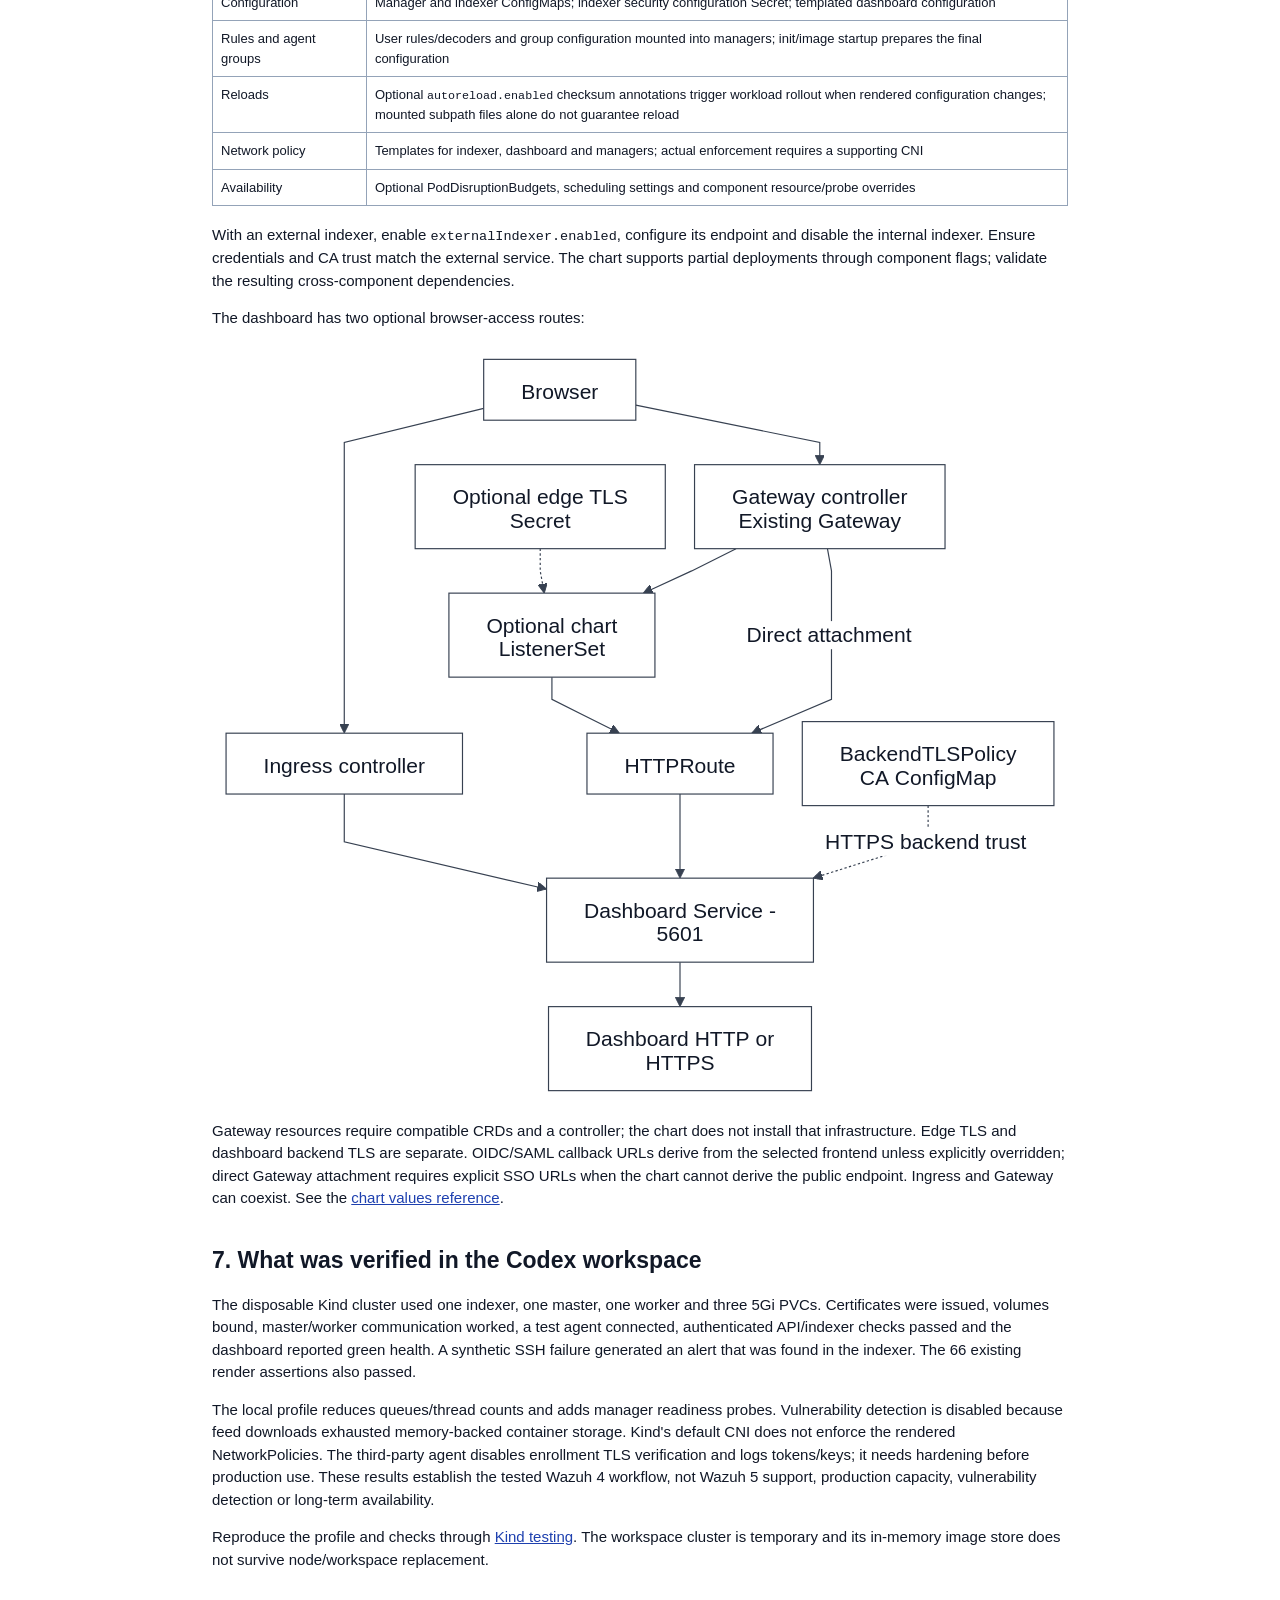
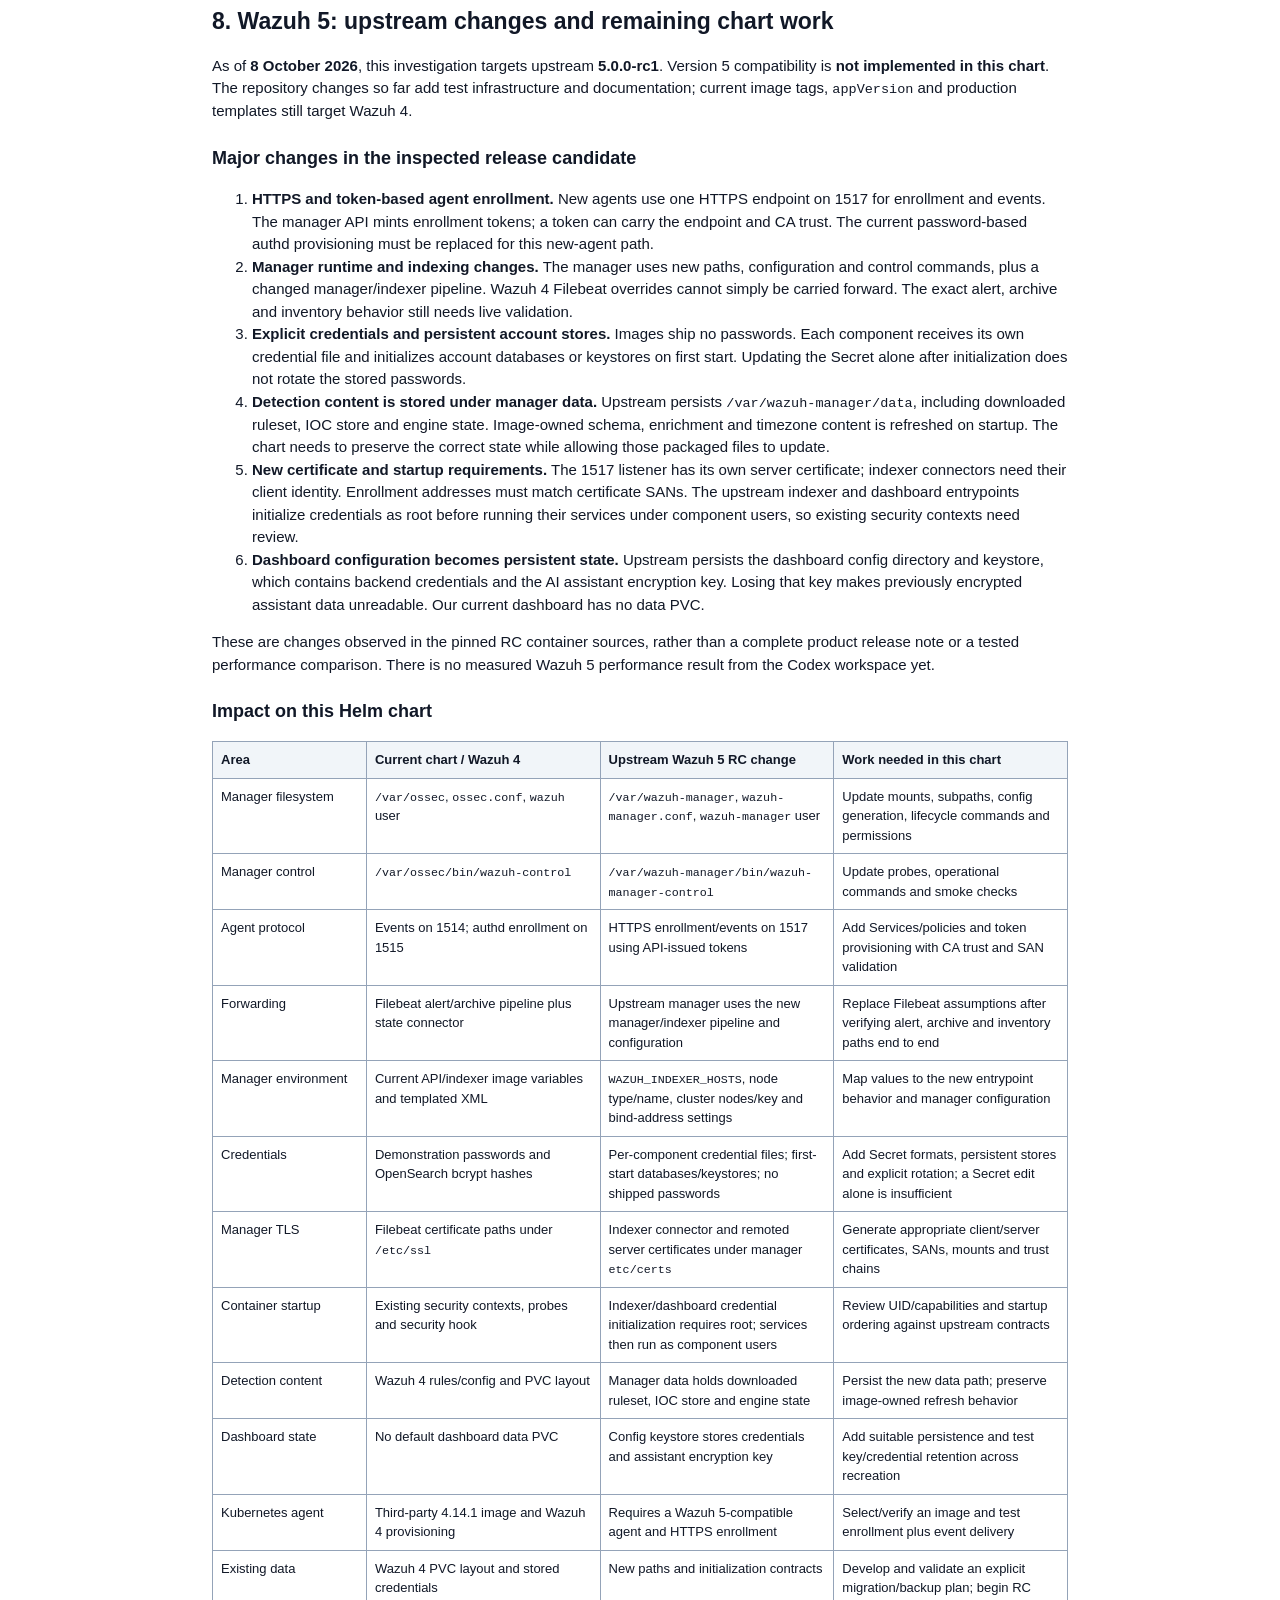
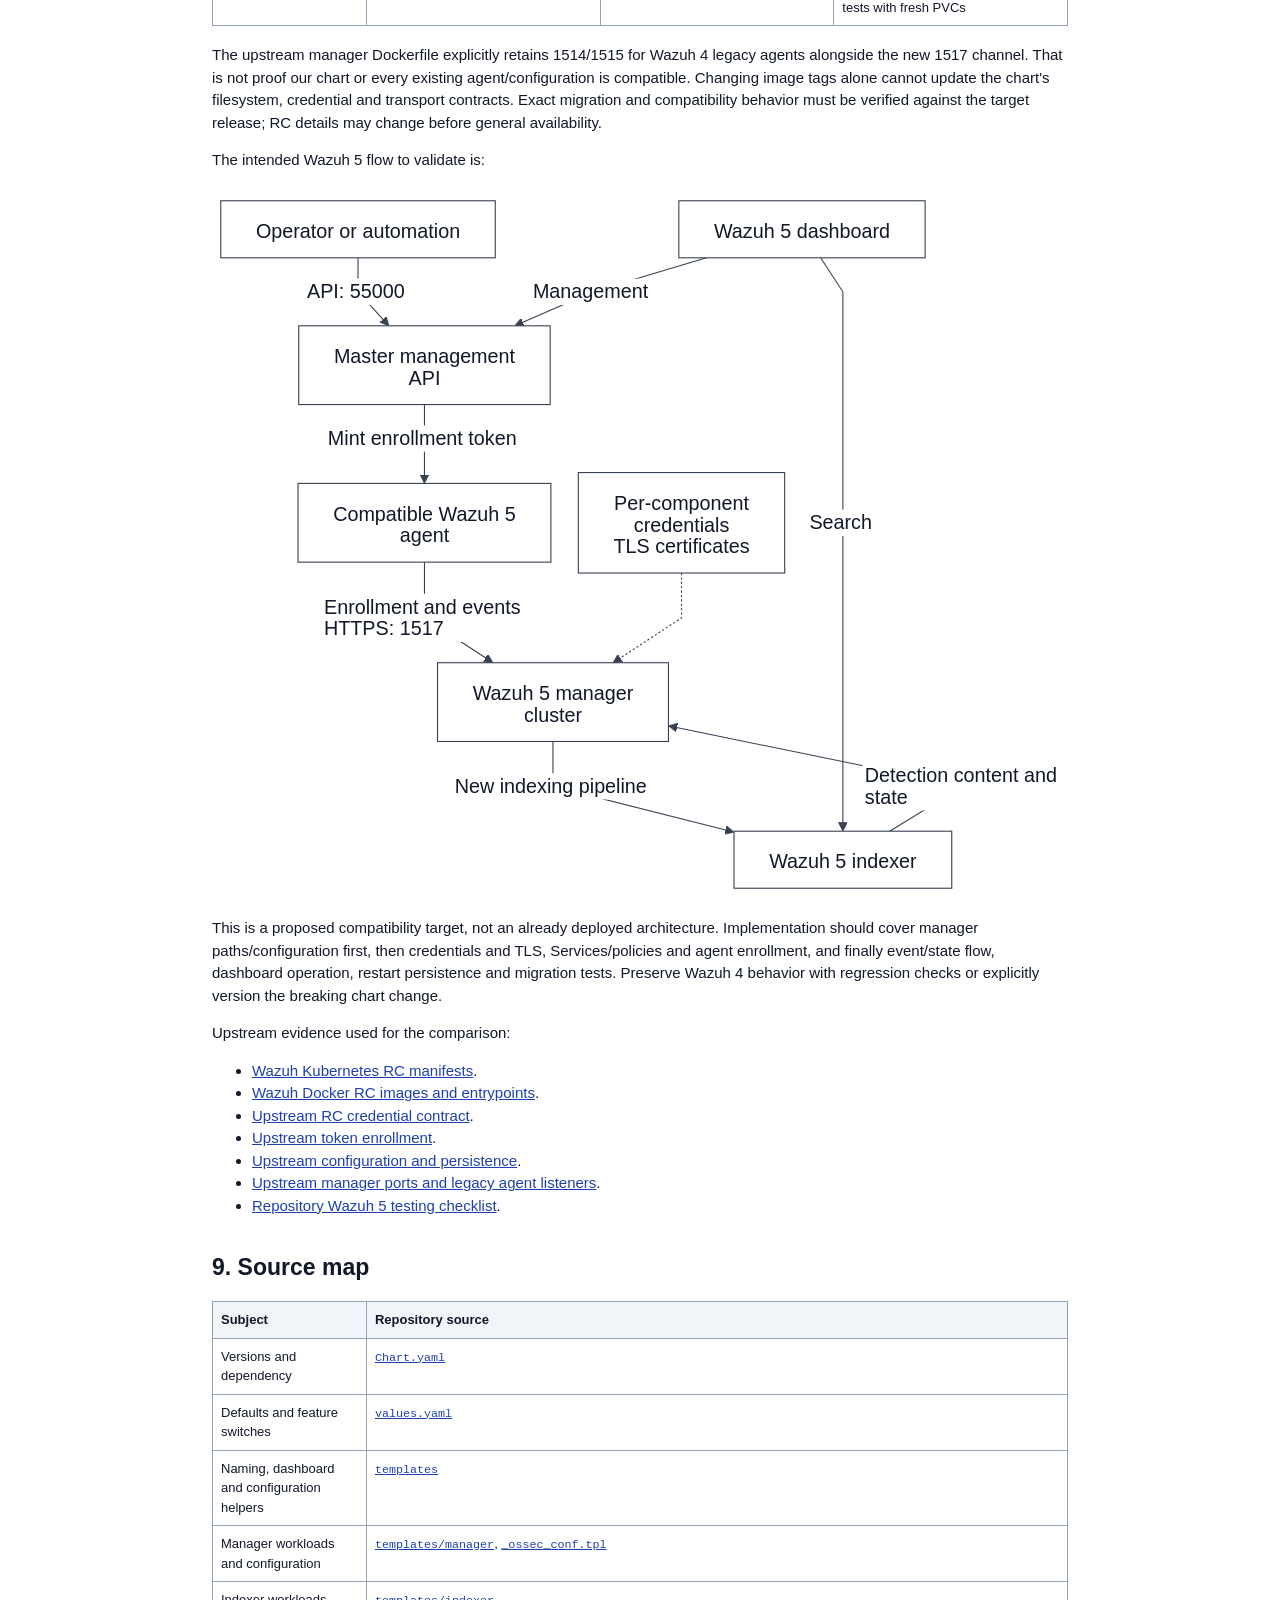
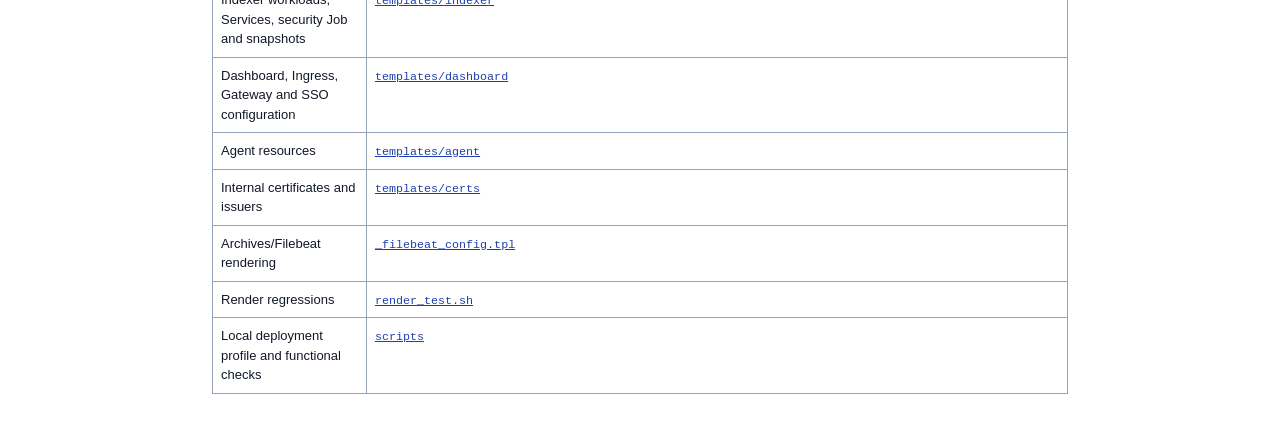
<file: docs/architecture-print.html>
<!doctype html>
<html lang="en"><head><meta charset="utf-8"><meta name="viewport" content="width=device-width, initial-scale=1"><meta name="color-scheme" content="light"><title>Wazuh Helm architecture and Wazuh 5 changes</title><style>@page { size: A4; margin: 15mm 12mm 18mm; }
:root { color-scheme: light; }
* { box-sizing: border-box; }
html, body { background: #fff; color: #111827; }
body { margin: 0; font: 15px/1.5 Arial, Helvetica, sans-serif; }
main { max-width: 920px; margin: 0 auto; padding: 32px; }
h1 { font-size: 30px; line-height: 1.2; }
h2 { font-size: 23px; line-height: 1.25; margin-top: 36px; }
h3 { font-size: 18px; line-height: 1.3; margin-top: 24px; }
h1, h2, h3 { break-after: avoid; }
p, li { orphans: 3; widows: 3; }
a { color: #1e40af; text-decoration: underline; overflow-wrap: anywhere; }
code { font: 0.9em/1.4 Consolas, monospace; overflow-wrap: anywhere; }
svg, img { display: block; width: 100%; height: auto; max-height: 750px; margin: 20px auto; background: #fff; }
p:has(> svg), p:has(> img) { break-inside: avoid; }
table { width: 100%; border-collapse: collapse; font-size: 13px; margin: 18px 0; table-layout: fixed; }
th, td { border: 1px solid #94a3b8; padding: 8px; text-align: left; vertical-align: top; overflow-wrap: anywhere; }
th { background: #f1f5f9; color: #111827; }
tr { break-inside: avoid; }
thead { display: table-header-group; }
table th:first-child { width: 18%; }
@media print {
  html, body { background: #fff !important; color: #111827 !important; }
  body { font-size: 10.5pt; line-height: 1.42; }
  main { max-width: none; padding: 0; }
  h1 { font-size: 24pt; }
  h2 { break-before: page; margin-top: 0; font-size: 18pt; }
  h3 { font-size: 13pt; }
  svg, img { max-height: 175mm; margin: 4mm auto; }
  table { font-size: 9pt; }
  th, td { padding: 2mm; }
  a { color: #111827; }
}
</style></head><body><main><h1 id="wazuh-helm-chart-architecture-and-flows">Wazuh Helm chart
architecture and flows</h1>
<p>This document describes chart <strong>2.0.7</strong> and its current
Wazuh <strong>4.14.3</strong> manager, indexer and dashboard images. The
bundled agent image is <code>kinseii/wazuh-agent:4.14.1</code>. Diagrams
show the standard internal-indexer deployment; optional paths are
identified explicitly. Resource names below assume release
<code>wazuh</code> without name overrides. Ports are chart defaults.</p>
<p>For printing, download the <a href="https://github.com/HTHDOTCOM/wazuh-helm/blob/main/docs/architecture-print.pdf">A4
PDF</a>, or download and open the <a
href="https://github.com/HTHDOTCOM/wazuh-helm/blob/main/docs/architecture-print.html">standalone HTML</a> in a browser. Both
include the full document with white backgrounds and vector diagrams.
The images below also keep their white backgrounds when GitHub uses a
dark theme.</p>
<p>Editable <a href="https://github.com/HTHDOTCOM/wazuh-helm/blob/main/docs/diagrams/architecture">Mermaid sources</a> and <a
href="https://github.com/HTHDOTCOM/wazuh-helm/blob/main/docs/architecture-printing.md">rendering instructions</a> are included
in the repository.</p>
<h2 id="1-what-helm-does">1. What Helm does</h2>
<p>Helm combines <code>charts/wazuh/Chart.yaml</code>,
<code>values.yaml</code>, user-supplied values, templates and helper
functions into Kubernetes resources. Helm installs those resources;
Kubernetes schedules pods and maintains their desired state. The Wazuh
containers perform collection, analysis, indexing and visualization.</p>
<p><img src="[data-uri]"
alt="Helm rendering and Kubernetes reconciliation" /></p>
<p><code>helm template</code> creates YAML without deploying it.
<code>helm lint</code> checks chart structure and rendering. Live
installation additionally requires Kubernetes, container images, storage
provisioning, certificates and credentials. A successful render cannot
establish that containers start or events get indexed.</p>
<h2 id="2-runtime-architecture">2. Runtime architecture</h2>
<p><img src="[data-uri]"
alt="Runtime application traffic" /></p>
<p>The traffic view keeps the communication paths readable. Supporting
resources are shown separately below; both diagrams describe the same
deployment.</p>
<p><img src="[data-uri]"
alt="Runtime supporting resources" /></p>
<p>External syslog can optionally reach workers on UDP 514 when enabled
and exposed. The optional manager LoadBalancer and detailed dashboard
access routes are described below and in section 6.</p>
<p>Arrows indicate application communication or mounted configuration,
not every individual network connection. The bundled Kubernetes agent
enrolls through the API on 55000; conventional agents use 1515. Workers
receive events on 1514. ClusterIP Services are internal; the chart does
not make the browser or external-agent paths reachable by itself.
Configure Ingress, Gateway, NodePort, LoadBalancer or another access
method as needed. The optional manager LoadBalancer selects manager pods
across node types; its exposed port list is configurable. The separate
master and worker Services select their respective node types.</p>
<table>
<thead>
<tr class="header">
<th>Component</th>
<th>Kubernetes resource</th>
<th>Responsibility</th>
<th>Default scale</th>
</tr>
</thead>
<tbody>
<tr class="odd">
<td>Manager master</td>
<td>StatefulSet</td>
<td>Agent enrollment, management API, cluster coordination and event
processing</td>
<td>Exactly one pod</td>
</tr>
<tr class="even">
<td>Manager workers</td>
<td>StatefulSet</td>
<td>Process agent traffic and synchronize with master</td>
<td>Two replicas</td>
</tr>
<tr class="odd">
<td>Indexer</td>
<td>StatefulSet</td>
<td>OpenSearch storage, search, security and indexer clustering</td>
<td>Three replicas</td>
</tr>
<tr class="even">
<td>Dashboard</td>
<td>Deployment</td>
<td>Browser UI; queries indexer and manager API</td>
<td>One replica</td>
</tr>
<tr class="odd">
<td>Kubernetes agent</td>
<td>DaemonSet</td>
<td>Collect node information and send events to workers</td>
<td>One pod per eligible node</td>
</tr>
<tr class="even">
<td>Security bootstrap</td>
<td>Helm hook Job</td>
<td>Apply indexer users, roles and authentication configuration</td>
<td>Runs after install/upgrade</td>
</tr>
<tr class="odd">
<td>cert-manager</td>
<td>Optional subchart or existing installation</td>
<td>Reconcile certificate resources and write TLS Secrets</td>
<td>Disabled as a subchart by default</td>
</tr>
</tbody>
</table>
<p>The master template fixes replicas to one. StatefulSets give managers
and indexers stable identities and a PVC per pod. Service accounts can
be created by values or supplied separately; the chart defaults to named
accounts with creation disabled, so their existence must be checked
before installation.</p>
<h2 id="3-installation-and-startup-flow">3. Installation and startup
flow</h2>
<p><img src="[data-uri]"
alt="Installation and startup sequence" /></p>
<p>PVC provisioning, certificate reconciliation and pod startup happen
asynchronously. Pods can wait for missing volumes or Secrets. With
<code>--wait</code>, Helm waits for workload readiness before
post-install hooks; readiness checks must account for the security
bootstrap ordering. On upgrade the security Job runs again, and its
default hook policy removes successful Jobs and replaces an earlier hook
Job before creation.</p>
<p>When certificates are enabled, cert-manager CRDs/controllers must
already be available or installed through the dependency. Installing
cert-manager separately first was the workflow tested in the Codex
workspace.</p>
<h2 id="4-enrollment-events-and-dashboard-flow">4. Enrollment, events
and dashboard flow</h2>
<p><img src="[data-uri]"
alt="Enrollment, event indexing and dashboard sequence" /></p>
<p>The bundled third-party Kubernetes agent provisions through the
manager API on 55000. Conventional endpoint agents can enroll through
authd on 1515 when that service is reachable and registration settings
agree. These are separate enrollment paths, followed by event
communication on 1514.</p>
<p>Managers decode events and evaluate rules. Filebeat runs inside the
manager image; it is not a separate chart Deployment. By default only
alerts are forwarded through its Wazuh module.
<code>wazuh.archives.enabled=true</code> additionally enables manager
JSON archives and the Filebeat archives fileset, allowing events that
produce no alert to be indexed. Full manager/Filebeat configuration
overrides take precedence and must preserve that behavior
themselves.</p>
<p>Wazuh 4 also has an indexer connector for state/inventory and
vulnerability workflows. It does not replace the Filebeat alert path in
this chart. The dashboard uses its backend indexer identity for search
and separate manager API credentials for management. An indexer admin
login and the dashboard's backend service identity are different
accounts.</p>
<h2 id="5-certificates-and-credentials">5. Certificates and
credentials</h2>
<p><img src="[data-uri]"
alt="Certificate issuance and consumers" /></p>
<p>This diagram shows the chart-created internal CA path. Issuer
settings can alter parts of that path; consult the individual templates
when using an external Issuer. The indexer node certificate specifically
references the chart's CA Issuer. Manager API HTTPS certificates are
prepared by the manager image separately; <code>filebeat-tls</code> does
not automatically configure API HTTPS. The live API smoke test trusts
the API's local server certificate.</p>
<p>Credential Secrets supply indexer, dashboard, manager API, agent API,
authd and cluster-key settings. Several names, including TLS Secrets,
are fixed rather than release-prefixed, so multiple releases in one
namespace can collide. Use separate namespaces or explicitly supported
Secret overrides. Credential values must agree with indexer password
hashes and application configuration. The chart has demonstration
defaults; production installations need managed credentials and
appropriate existing-Secret bindings.</p>
<h2 id="6-storage-configuration-and-optional-access">6. Storage,
configuration and optional access</h2>
<table>
<thead>
<tr class="header">
<th>Area</th>
<th>How the chart implements it</th>
</tr>
</thead>
<tbody>
<tr class="odd">
<td>Manager persistence</td>
<td>A default 50Gi ReadWriteOnce PVC per master/worker; subpaths hold
<code>/var/ossec</code> configuration, logs, queue and other state</td>
</tr>
<tr class="even">
<td>Indexer persistence</td>
<td>A default 50Gi ReadWriteOnce PVC per replica for index data</td>
</tr>
<tr class="odd">
<td>Dashboard</td>
<td>Deployment with configuration/Secret mounts; no default dashboard
data PVC</td>
</tr>
<tr class="even">
<td>Snapshot repository</td>
<td>Optional indexer filesystem snapshot volume; requires suitable
shared storage and repository configuration</td>
</tr>
<tr class="odd">
<td>Configuration</td>
<td>Manager and indexer ConfigMaps; indexer security configuration
Secret; templated dashboard configuration</td>
</tr>
<tr class="even">
<td>Rules and agent groups</td>
<td>User rules/decoders and group configuration mounted into managers;
init/image startup prepares the final configuration</td>
</tr>
<tr class="odd">
<td>Reloads</td>
<td>Optional <code>autoreload.enabled</code> checksum annotations
trigger workload rollout when rendered configuration changes; mounted
subpath files alone do not guarantee reload</td>
</tr>
<tr class="even">
<td>Network policy</td>
<td>Templates for indexer, dashboard and managers; actual enforcement
requires a supporting CNI</td>
</tr>
<tr class="odd">
<td>Availability</td>
<td>Optional PodDisruptionBudgets, scheduling settings and component
resource/probe overrides</td>
</tr>
</tbody>
</table>
<p>With an external indexer, enable
<code>externalIndexer.enabled</code>, configure its endpoint and disable
the internal indexer. Ensure credentials and CA trust match the external
service. The chart supports partial deployments through component flags;
validate the resulting cross-component dependencies.</p>
<p>The dashboard has two optional browser-access routes:</p>
<p><img src="[data-uri]"
alt="Ingress and Gateway dashboard access" /></p>
<p>Gateway resources require compatible CRDs and a controller; the chart
does not install that infrastructure. Edge TLS and dashboard backend TLS
are separate. OIDC/SAML callback URLs derive from the selected frontend
unless explicitly overridden; direct Gateway attachment requires
explicit SSO URLs when the chart cannot derive the public endpoint.
Ingress and Gateway can coexist. See the <a
href="https://github.com/HTHDOTCOM/wazuh-helm/blob/main/charts/wazuh/README.md">chart values reference</a>.</p>
<h2 id="7-what-was-verified-in-the-codex-workspace">7. What was verified
in the Codex workspace</h2>
<p>The disposable Kind cluster used one indexer, one master, one worker
and three 5Gi PVCs. Certificates were issued, volumes bound,
master/worker communication worked, a test agent connected,
authenticated API/indexer checks passed and the dashboard reported green
health. A synthetic SSH failure generated an alert that was found in the
indexer. The 66 existing render assertions also passed.</p>
<p>The local profile reduces queues/thread counts and adds manager
readiness probes. Vulnerability detection is disabled because feed
downloads exhausted memory-backed container storage. Kind's default CNI
does not enforce the rendered NetworkPolicies. The third-party agent
disables enrollment TLS verification and logs tokens/keys; it needs
hardening before production use. These results establish the tested
Wazuh 4 workflow, not Wazuh 5 support, production capacity,
vulnerability detection or long-term availability.</p>
<p>Reproduce the profile and checks through <a
href="https://github.com/HTHDOTCOM/wazuh-helm/blob/main/docs/kind-testing.md">Kind testing</a>. The workspace cluster is
temporary and its in-memory image store does not survive node/workspace
replacement.</p>
<h2 id="8-wazuh-5-upstream-changes-and-remaining-chart-work">8. Wazuh 5:
upstream changes and remaining chart work</h2>
<p>As of <strong>8 October 2026</strong>, this investigation targets
upstream <strong>5.0.0-rc1</strong>. Version 5 compatibility is
<strong>not implemented in this chart</strong>. The repository changes
so far add test infrastructure and documentation; current image tags,
<code>appVersion</code> and production templates still target Wazuh
4.</p>
<h3 id="major-changes-in-the-inspected-release-candidate">Major changes
in the inspected release candidate</h3>
<ol type="1">
<li><strong>HTTPS and token-based agent enrollment.</strong> New agents
use one HTTPS endpoint on 1517 for enrollment and events. The manager
API mints enrollment tokens; a token can carry the endpoint and CA
trust. The current password-based authd provisioning must be replaced
for this new-agent path.</li>
<li><strong>Manager runtime and indexing changes.</strong> The manager
uses new paths, configuration and control commands, plus a changed
manager/indexer pipeline. Wazuh 4 Filebeat overrides cannot simply be
carried forward. The exact alert, archive and inventory behavior still
needs live validation.</li>
<li><strong>Explicit credentials and persistent account stores.</strong>
Images ship no passwords. Each component receives its own credential
file and initializes account databases or keystores on first start.
Updating the Secret alone after initialization does not rotate the
stored passwords.</li>
<li><strong>Detection content is stored under manager data.</strong>
Upstream persists <code>/var/wazuh-manager/data</code>, including
downloaded ruleset, IOC store and engine state. Image-owned schema,
enrichment and timezone content is refreshed on startup. The chart needs
to preserve the correct state while allowing those packaged files to
update.</li>
<li><strong>New certificate and startup requirements.</strong> The 1517
listener has its own server certificate; indexer connectors need their
client identity. Enrollment addresses must match certificate SANs. The
upstream indexer and dashboard entrypoints initialize credentials as
root before running their services under component users, so existing
security contexts need review.</li>
<li><strong>Dashboard configuration becomes persistent state.</strong>
Upstream persists the dashboard config directory and keystore, which
contains backend credentials and the AI assistant encryption key. Losing
that key makes previously encrypted assistant data unreadable. Our
current dashboard has no data PVC.</li>
</ol>
<p>These are changes observed in the pinned RC container sources, rather
than a complete product release note or a tested performance comparison.
There is no measured Wazuh 5 performance result from the Codex workspace
yet.</p>
<h3 id="impact-on-this-helm-chart">Impact on this Helm chart</h3>
<table>
<thead>
<tr class="header">
<th>Area</th>
<th>Current chart / Wazuh 4</th>
<th>Upstream Wazuh 5 RC change</th>
<th>Work needed in this chart</th>
</tr>
</thead>
<tbody>
<tr class="odd">
<td>Manager filesystem</td>
<td><code>/var/ossec</code>, <code>ossec.conf</code>, <code>wazuh</code>
user</td>
<td><code>/var/wazuh-manager</code>, <code>wazuh-manager.conf</code>,
<code>wazuh-manager</code> user</td>
<td>Update mounts, subpaths, config generation, lifecycle commands and
permissions</td>
</tr>
<tr class="even">
<td>Manager control</td>
<td><code>/var/ossec/bin/wazuh-control</code></td>
<td><code>/var/wazuh-manager/bin/wazuh-manager-control</code></td>
<td>Update probes, operational commands and smoke checks</td>
</tr>
<tr class="odd">
<td>Agent protocol</td>
<td>Events on 1514; authd enrollment on 1515</td>
<td>HTTPS enrollment/events on 1517 using API-issued tokens</td>
<td>Add Services/policies and token provisioning with CA trust and SAN
validation</td>
</tr>
<tr class="even">
<td>Forwarding</td>
<td>Filebeat alert/archive pipeline plus state connector</td>
<td>Upstream manager uses the new manager/indexer pipeline and
configuration</td>
<td>Replace Filebeat assumptions after verifying alert, archive and
inventory paths end to end</td>
</tr>
<tr class="odd">
<td>Manager environment</td>
<td>Current API/indexer image variables and templated XML</td>
<td><code>WAZUH_INDEXER_HOSTS</code>, node type/name, cluster nodes/key
and bind-address settings</td>
<td>Map values to the new entrypoint behavior and manager
configuration</td>
</tr>
<tr class="even">
<td>Credentials</td>
<td>Demonstration passwords and OpenSearch bcrypt hashes</td>
<td>Per-component credential files; first-start databases/keystores; no
shipped passwords</td>
<td>Add Secret formats, persistent stores and explicit rotation; a
Secret edit alone is insufficient</td>
</tr>
<tr class="odd">
<td>Manager TLS</td>
<td>Filebeat certificate paths under <code>/etc/ssl</code></td>
<td>Indexer connector and remoted server certificates under manager
<code>etc/certs</code></td>
<td>Generate appropriate client/server certificates, SANs, mounts and
trust chains</td>
</tr>
<tr class="even">
<td>Container startup</td>
<td>Existing security contexts, probes and security hook</td>
<td>Indexer/dashboard credential initialization requires root; services
then run as component users</td>
<td>Review UID/capabilities and startup ordering against upstream
contracts</td>
</tr>
<tr class="odd">
<td>Detection content</td>
<td>Wazuh 4 rules/config and PVC layout</td>
<td>Manager data holds downloaded ruleset, IOC store and engine
state</td>
<td>Persist the new data path; preserve image-owned refresh
behavior</td>
</tr>
<tr class="even">
<td>Dashboard state</td>
<td>No default dashboard data PVC</td>
<td>Config keystore stores credentials and assistant encryption key</td>
<td>Add suitable persistence and test key/credential retention across
recreation</td>
</tr>
<tr class="odd">
<td>Kubernetes agent</td>
<td>Third-party 4.14.1 image and Wazuh 4 provisioning</td>
<td>Requires a Wazuh 5-compatible agent and HTTPS enrollment</td>
<td>Select/verify an image and test enrollment plus event delivery</td>
</tr>
<tr class="even">
<td>Existing data</td>
<td>Wazuh 4 PVC layout and stored credentials</td>
<td>New paths and initialization contracts</td>
<td>Develop and validate an explicit migration/backup plan; begin RC
tests with fresh PVCs</td>
</tr>
</tbody>
</table>
<p>The upstream manager Dockerfile explicitly retains 1514/1515 for
Wazuh 4 legacy agents alongside the new 1517 channel. That is not proof
our chart or every existing agent/configuration is compatible. Changing
image tags alone cannot update the chart's filesystem, credential and
transport contracts. Exact migration and compatibility behavior must be
verified against the target release; RC details may change before
general availability.</p>
<p>The intended Wazuh 5 flow to validate is:</p>
<p><img src="[data-uri]"
alt="Wazuh 5 compatibility target, not deployed" /></p>
<p>This is a proposed compatibility target, not an already deployed
architecture. Implementation should cover manager paths/configuration
first, then credentials and TLS, Services/policies and agent enrollment,
and finally event/state flow, dashboard operation, restart persistence
and migration tests. Preserve Wazuh 4 behavior with regression checks or
explicitly version the breaking chart change.</p>
<p>Upstream evidence used for the comparison:</p>
<ul>
<li><a
href="https://github.com/wazuh/wazuh-kubernetes/tree/b85e6869db2db81e77fb2a302a887c03a4db7fe0">Wazuh
Kubernetes RC manifests</a>.</li>
<li><a
href="https://github.com/wazuh/wazuh-docker/tree/29a8d75c7fe8fe54fde1c4dba4fa6a9e22d29548">Wazuh
Docker RC images and entrypoints</a>.</li>
<li><a
href="https://github.com/wazuh/wazuh-docker/blob/29a8d75c7fe8fe54fde1c4dba4fa6a9e22d29548/docs/ref/credentials.md">Upstream
RC credential contract</a>.</li>
<li><a
href="https://github.com/wazuh/wazuh-docker/blob/29a8d75c7fe8fe54fde1c4dba4fa6a9e22d29548/docs/ref/getting-started/deployment/wazuh-agent.md">Upstream
token enrollment</a>.</li>
<li><a
href="https://github.com/wazuh/wazuh-docker/blob/29a8d75c7fe8fe54fde1c4dba4fa6a9e22d29548/docs/ref/configuration/configuration-files.md">Upstream
configuration and persistence</a>.</li>
<li><a
href="https://github.com/wazuh/wazuh-docker/blob/29a8d75c7fe8fe54fde1c4dba4fa6a9e22d29548/build-docker-images/wazuh-manager/Dockerfile">Upstream
manager ports and legacy agent listeners</a>.</li>
<li><a href="https://github.com/HTHDOTCOM/wazuh-helm/blob/main/docs/wazuh-5-testing.md">Repository Wazuh 5 testing
checklist</a>.</li>
</ul>
<h2 id="9-source-map">9. Source map</h2>
<table>
<thead>
<tr class="header">
<th>Subject</th>
<th>Repository source</th>
</tr>
</thead>
<tbody>
<tr class="odd">
<td>Versions and dependency</td>
<td><a
href="https://github.com/HTHDOTCOM/wazuh-helm/blob/main/charts/wazuh/Chart.yaml"><code>Chart.yaml</code></a></td>
</tr>
<tr class="even">
<td>Defaults and feature switches</td>
<td><a
href="https://github.com/HTHDOTCOM/wazuh-helm/blob/main/charts/wazuh/values.yaml"><code>values.yaml</code></a></td>
</tr>
<tr class="odd">
<td>Naming, dashboard and configuration helpers</td>
<td><a href="https://github.com/HTHDOTCOM/wazuh-helm/blob/main/charts/wazuh/templates"><code>templates</code></a></td>
</tr>
<tr class="even">
<td>Manager workloads and configuration</td>
<td><a
href="https://github.com/HTHDOTCOM/wazuh-helm/blob/main/charts/wazuh/templates/manager"><code>templates/manager</code></a>,
<a
href="https://github.com/HTHDOTCOM/wazuh-helm/blob/main/charts/wazuh/templates/_ossec_conf.tpl"><code>_ossec_conf.tpl</code></a></td>
</tr>
<tr class="odd">
<td>Indexer workloads, Services, security Job and snapshots</td>
<td><a
href="https://github.com/HTHDOTCOM/wazuh-helm/blob/main/charts/wazuh/templates/indexer"><code>templates/indexer</code></a></td>
</tr>
<tr class="even">
<td>Dashboard, Ingress, Gateway and SSO configuration</td>
<td><a
href="https://github.com/HTHDOTCOM/wazuh-helm/blob/main/charts/wazuh/templates/dashboard"><code>templates/dashboard</code></a></td>
</tr>
<tr class="odd">
<td>Agent resources</td>
<td><a
href="https://github.com/HTHDOTCOM/wazuh-helm/blob/main/charts/wazuh/templates/agent"><code>templates/agent</code></a></td>
</tr>
<tr class="even">
<td>Internal certificates and issuers</td>
<td><a
href="https://github.com/HTHDOTCOM/wazuh-helm/blob/main/charts/wazuh/templates/certs"><code>templates/certs</code></a></td>
</tr>
<tr class="odd">
<td>Archives/Filebeat rendering</td>
<td><a
href="https://github.com/HTHDOTCOM/wazuh-helm/blob/main/charts/wazuh/templates/_filebeat_config.tpl"><code>_filebeat_config.tpl</code></a></td>
</tr>
<tr class="even">
<td>Render regressions</td>
<td><a
href="https://github.com/HTHDOTCOM/wazuh-helm/blob/main/charts/wazuh/tests/render_test.sh"><code>render_test.sh</code></a></td>
</tr>
<tr class="odd">
<td>Local deployment profile and functional checks</td>
<td><a href="https://github.com/HTHDOTCOM/wazuh-helm/blob/main/scripts"><code>scripts</code></a></td>
</tr>
</tbody>
</table>
</main></body></html>
</file>
